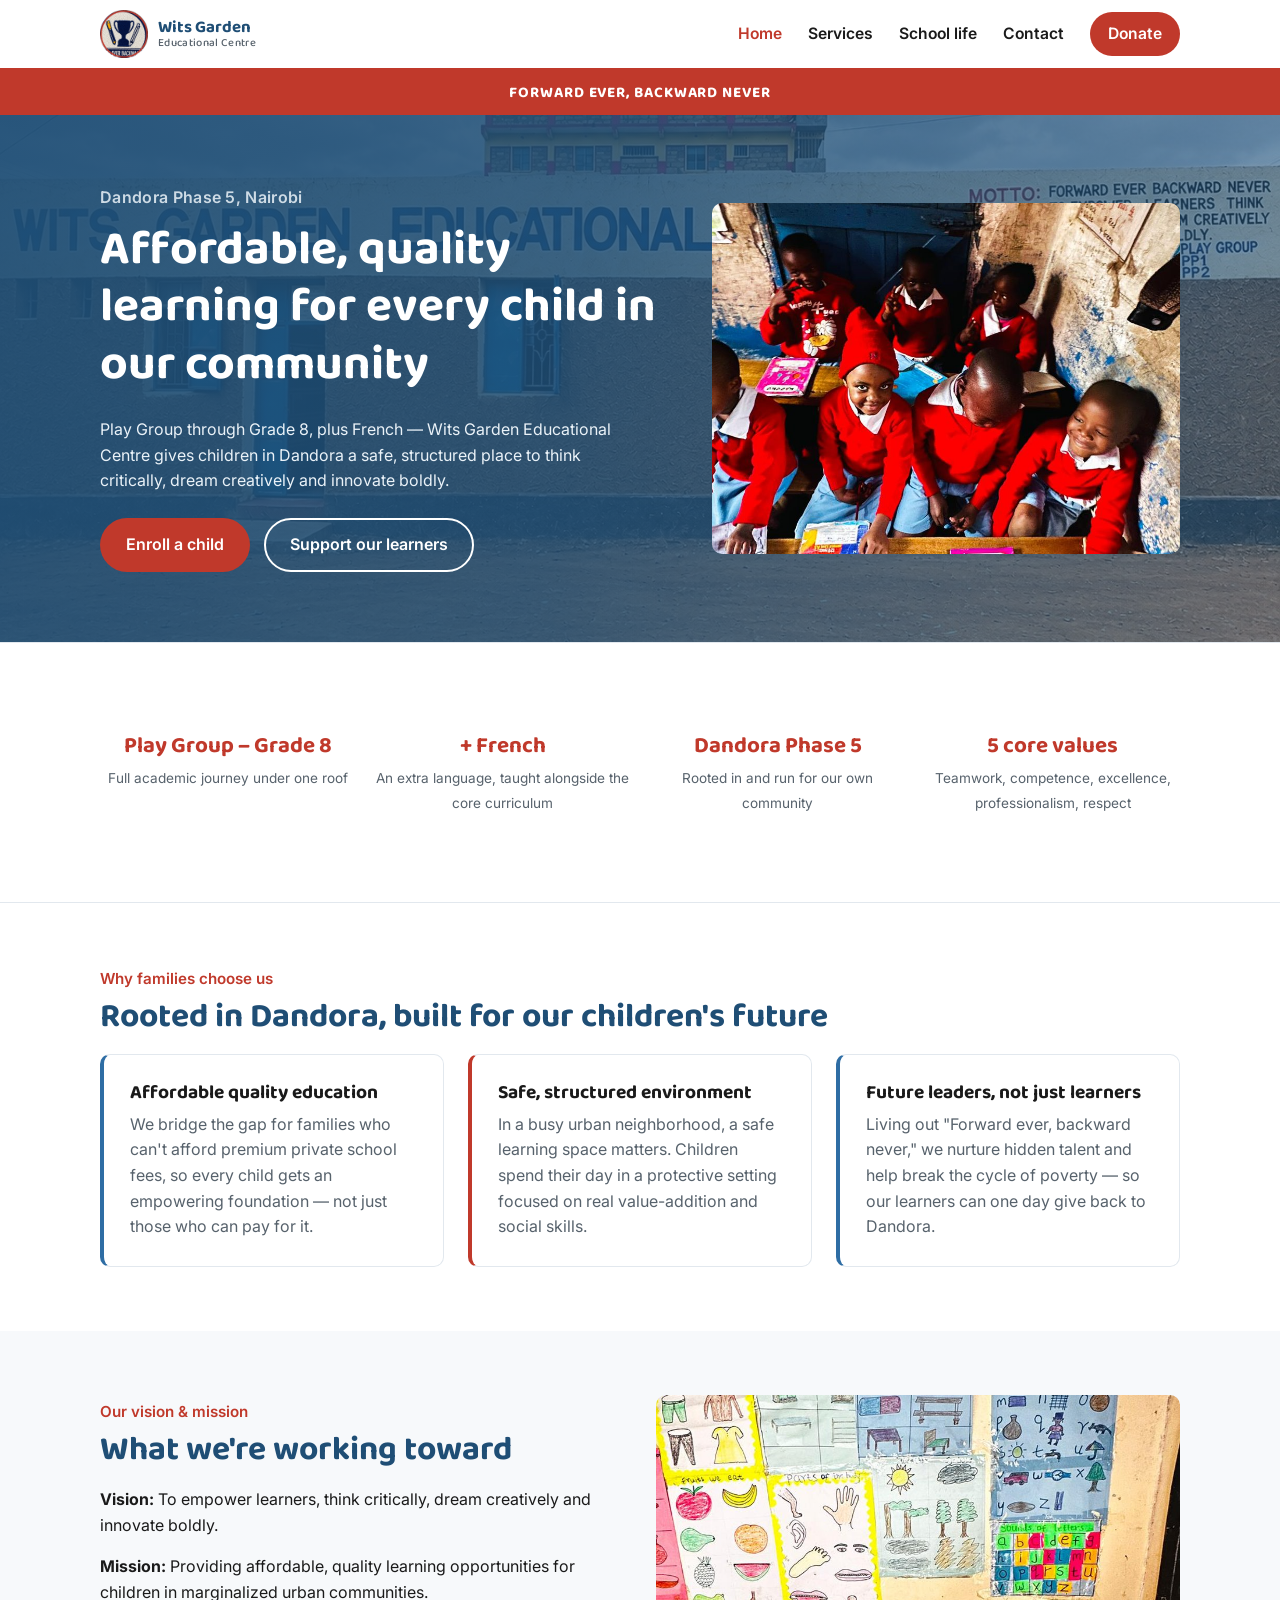
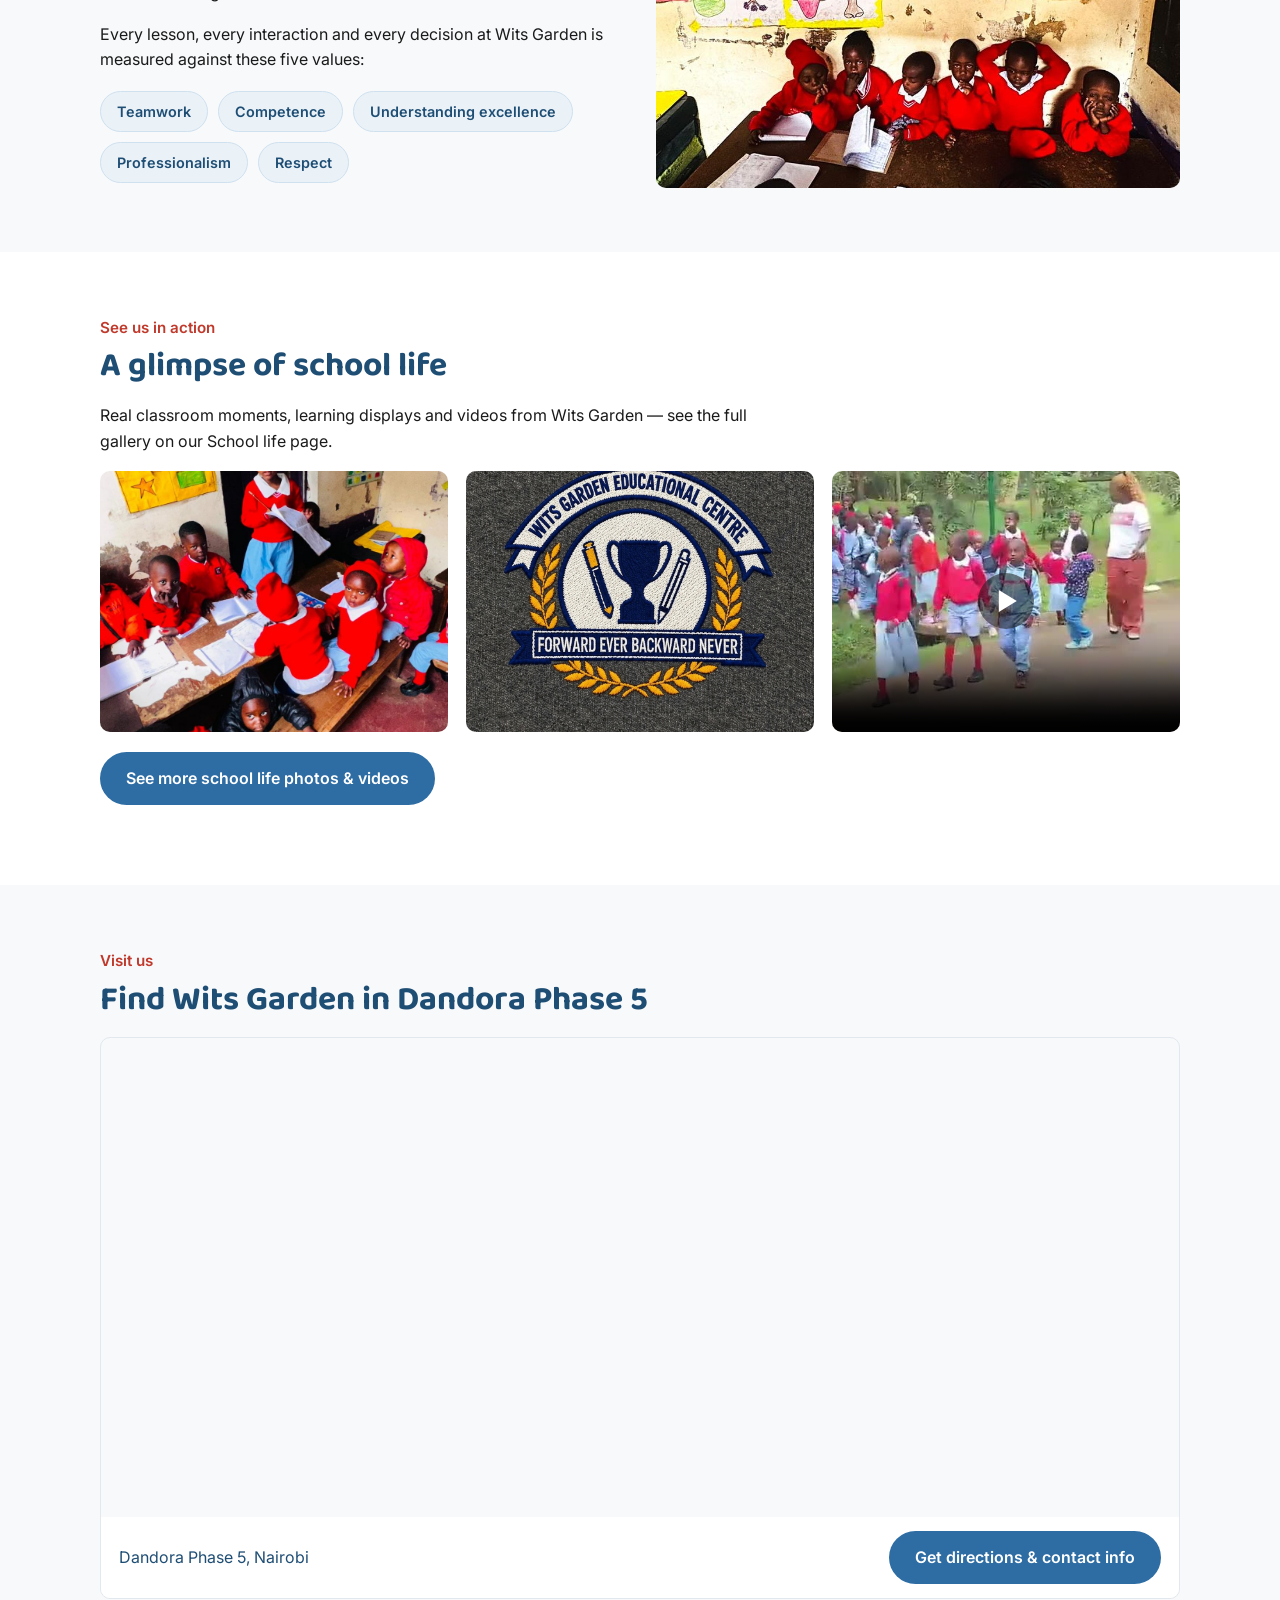
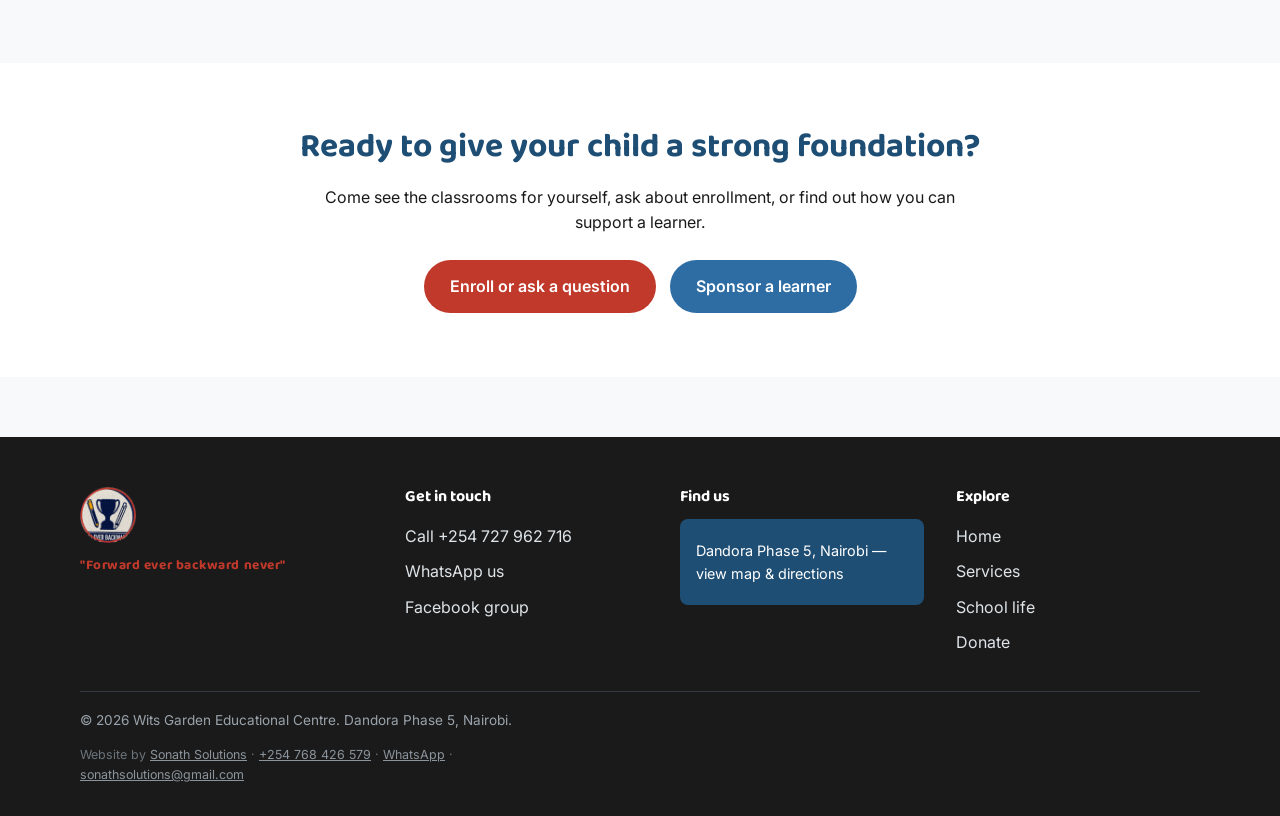
<file: index.html>
<!DOCTYPE html>
<html lang="en">
<head>
<meta charset="UTF-8">
<meta name="viewport" content="width=device-width, initial-scale=1.0">
<title>Wits Garden Educational Centre — Dandora Phase 5, Nairobi</title>
<meta name="description" content="Wits Garden Educational Centre offers affordable, quality learning for Play Group through Grade 8, plus French, in Dandora Phase 5, Nairobi. Forward ever, backward never.">
<link rel="canonical" href="https://www.witsgardenedu.co.ke/index.html">
<meta name="theme-color" content="#2e6da4">
<link rel="icon" href="favicon.ico" sizes="any">
<link rel="icon" type="image/png" sizes="32x32" href="favicon-32.png">
<link rel="icon" type="image/png" sizes="192x192" href="favicon-192.png">
<link rel="apple-touch-icon" href="favicon-180.png">
<meta property="og:type" content="website">
<meta property="og:title" content="Wits Garden Educational Centre — Dandora Phase 5, Nairobi">
<meta property="og:description" content="Affordable, quality learning for Play Group through Grade 8, plus French, in the heart of Dandora Phase 5.">
<meta property="og:image" content="https://www.witsgardenedu.co.ke/images/banner-photo.jpg">
<meta property="og:url" content="https://www.witsgardenedu.co.ke/index.html">
<link rel="preconnect" href="https://fonts.googleapis.com">
<link rel="preconnect" href="https://fonts.gstatic.com" crossorigin>
<link href="https://fonts.googleapis.com/css2?family=Baloo+2:wght@500;700&family=Inter:wght@400;500;600&display=swap" rel="stylesheet">
<link rel="stylesheet" href="style.css">
</head>
<body>
<a class="skip-link" href="#main">Skip to content</a>

<header class="site-header">
  <div class="container nav-wrap">
    <a href="index.html" class="brand">
      <img src="images/logo-badge.png" alt="Wits Garden Educational Centre crest" class="brand-logo">
      <span class="brand-name">Wits Garden<br><small>Educational Centre</small></span>
    </a>
    <button class="nav-toggle" id="navToggle" aria-expanded="false" aria-controls="siteNav" aria-label="Open menu">
      <span></span><span></span><span></span>
    </button>
    <nav class="site-nav" id="siteNav">
      <a href="index.html" class="active">Home</a>
      <a href="services.html">Services</a>
      <a href="school-life.html">School life</a>
      <a href="contact.html">Contact</a>
      <a href="donate.html" class="nav-cta">Donate</a>
    </nav>
  </div>
</header>

<div class="motto-strip">FORWARD EVER, BACKWARD NEVER</div>

<main id="main">

  <section class="hero" style="background-image:url('images/banner-photo.jpg');">
    <div class="container">
      <div>
        <p class="hero-eyebrow">Dandora Phase 5, Nairobi</p>
        <h1>Affordable, quality learning for every child in our community</h1>
        <p>Play Group through Grade 8, plus French — Wits Garden Educational Centre gives children in Dandora a safe, structured place to think critically, dream creatively and innovate boldly.</p>
        <div class="hero-actions">
          <a href="contact.html" class="btn btn-primary">Enroll a child</a>
          <a href="donate.html" class="btn btn-outline">Support our learners</a>
        </div>
      </div>
      <div class="hero-media">
        <img src="images/home-1.jpg" alt="Learners in a Wits Garden Educational Centre classroom">
      </div>
    </div>
  </section>

  <section class="stat-strip">
    <div class="container">
      <div class="stat"><strong>Play Group – Grade 8</strong><span>Full academic journey under one roof</span></div>
      <div class="stat"><strong>+ French</strong><span>An extra language, taught alongside the core curriculum</span></div>
      <div class="stat"><strong>Dandora Phase 5</strong><span>Rooted in and run for our own community</span></div>
      <div class="stat"><strong>5 core values</strong><span>Teamwork, competence, excellence, professionalism, respect</span></div>
    </div>
  </section>

  <section class="section-alt">
    <div class="container">
      <p class="eyebrow">Why families choose us</p>
      <h2>Rooted in Dandora, built for our children's future</h2>
      <div class="grid-3">
        <div class="card">
          <h3>Affordable quality education</h3>
          <p>We bridge the gap for families who can't afford premium private school fees, so every child gets an empowering foundation — not just those who can pay for it.</p>
        </div>
        <div class="card card-alt">
          <h3>Safe, structured environment</h3>
          <p>In a busy urban neighborhood, a safe learning space matters. Children spend their day in a protective setting focused on real value-addition and social skills.</p>
        </div>
        <div class="card">
          <h3>Future leaders, not just learners</h3>
          <p>Living out "Forward ever, backward never," we nurture hidden talent and help break the cycle of poverty — so our learners can one day give back to Dandora.</p>
        </div>
      </div>
    </div>
  </section>

  <section>
    <div class="container grid-2">
      <div>
        <p class="eyebrow">Our vision &amp; mission</p>
        <h2>What we're working toward</h2>
        <p><strong>Vision:</strong> To empower learners, think critically, dream creatively and innovate boldly.</p>
        <p><strong>Mission:</strong> Providing affordable, quality learning opportunities for children in marginalized urban communities.</p>
        <p>Every lesson, every interaction and every decision at Wits Garden is measured against these five values:</p>
        <div class="value-chips">
          <span class="value-chip">Teamwork</span>
          <span class="value-chip">Competence</span>
          <span class="value-chip">Understanding excellence</span>
          <span class="value-chip">Professionalism</span>
          <span class="value-chip">Respect</span>
        </div>
      </div>
      <div class="media-item">
        <img src="images/home-2.jpg" alt="Learners at their desks at Wits Garden Educational Centre">
      </div>
    </div>
  </section>

  <section class="section-alt">
    <div class="container">
      <p class="eyebrow">See us in action</p>
      <h2>A glimpse of school life</h2>
      <p>Real classroom moments, learning displays and videos from Wits Garden — see the full gallery on our School life page.</p>
      <div class="media-grid">
        <div class="media-item">
          <img src="images/home-3.jpg" alt="Learners engaged in class at Wits Garden Educational Centre">
        </div>
        <div class="media-item">
          <img src="images/classroom-2.jpg" alt="A Wits Garden classroom in session">
        </div>
        <div class="media-item video">
          <video controls preload="metadata" poster="videos/video-6-poster.jpg">
            <source src="videos/video-6.mp4" type="video/mp4">
            Your browser does not support the video element.
          </video>
        </div>
      </div>
      <p style="margin-top:20px;"><a href="school-life.html" class="btn btn-sky">See more school life photos &amp; videos</a></p>
    </div>
  </section>

  <section>
    <div class="container">
      <p class="eyebrow">Visit us</p>
      <h2>Find Wits Garden in Dandora Phase 5</h2>
      <a href="contact.html" class="map-teaser">
        <iframe class="map-frame" src="https://www.google.com/maps/embed?pb=!1m18!1m12!1m3!1d3988.876846709621!2d36.9132548!3d-1.2447257999999999!2m3!1f0!2f0!3f0!3m2!1i1024!2i768!4f13.1!3m3!1m2!1s0x182f15e3fb3fff51%3A0xb2711b7d3baf98ad!2sWITS%20GARDEN%20EDUCATIONAL%20CENTRE!5e0!3m2!1ssw!2ske!4v1790333817216!5m2!1ssw!2ske" title="Map preview of Wits Garden Educational Centre — click to view full contact details" loading="lazy" referrerpolicy="strict-origin-when-cross-origin"></iframe>
        <span class="map-teaser-label">
          <span>Dandora Phase 5, Nairobi</span>
          <span class="btn btn-sky">Get directions &amp; contact info</span>
        </span>
      </a>
    </div>
  </section>

  <section class="section-alt" style="text-align:center;">
    <div class="container">
      <h2>Ready to give your child a strong foundation?</h2>
      <p style="margin:0 auto 20px;">Come see the classrooms for yourself, ask about enrollment, or find out how you can support a learner.</p>
      <div class="hero-actions" style="justify-content:center;">
        <a href="contact.html" class="btn btn-primary">Enroll or ask a question</a>
        <a href="donate.html" class="btn btn-sky">Sponsor a learner</a>
      </div>
    </div>
  </section>

</main>

<footer class="site-footer">
  <div class="container footer-grid">
    <div class="footer-brand">
      <img src="images/logo-badge.png" alt="Wits Garden Educational Centre crest" class="footer-logo">
      <p class="motto">"Forward ever backward never"</p>
    </div>
    <div class="footer-links">
      <h3>Get in touch</h3>
      <a href="tel:+254727962716">Call +254 727 962 716</a>
      <a href="https://wa.me/254727962716" target="_blank" rel="noopener">WhatsApp us</a>
      <a href="https://www.facebook.com/groups/225257886135618/" target="_blank" rel="noopener">Facebook group</a>
    </div>
    <div class="footer-map">
      <h3>Find us</h3>
      <a href="contact.html" class="map-thumb">Dandora Phase 5, Nairobi — view map &amp; directions</a>
    </div>
    <div class="footer-nav">
      <h3>Explore</h3>
      <a href="index.html">Home</a>
      <a href="services.html">Services</a>
      <a href="school-life.html">School life</a>
      <a href="donate.html">Donate</a>
    </div>
  </div>
  <div class="container footer-bottom">
    <p>&copy; <span id="year"></span> Wits Garden Educational Centre. Dandora Phase 5, Nairobi.</p>
    <p class="footer-credit">Website by <a href="https://sonathsolutions.com" target="_blank" rel="noopener">Sonath Solutions</a> · <a href="tel:+254768426579">+254 768 426 579</a> · <a href="https://wa.me/254768426579" target="_blank" rel="noopener">WhatsApp</a> · <a href="mailto:sonathsolutions@gmail.com">sonathsolutions@gmail.com</a></p>
  </div>
</footer>

<script src="script.js"></script>
</body>
</html>
</file>
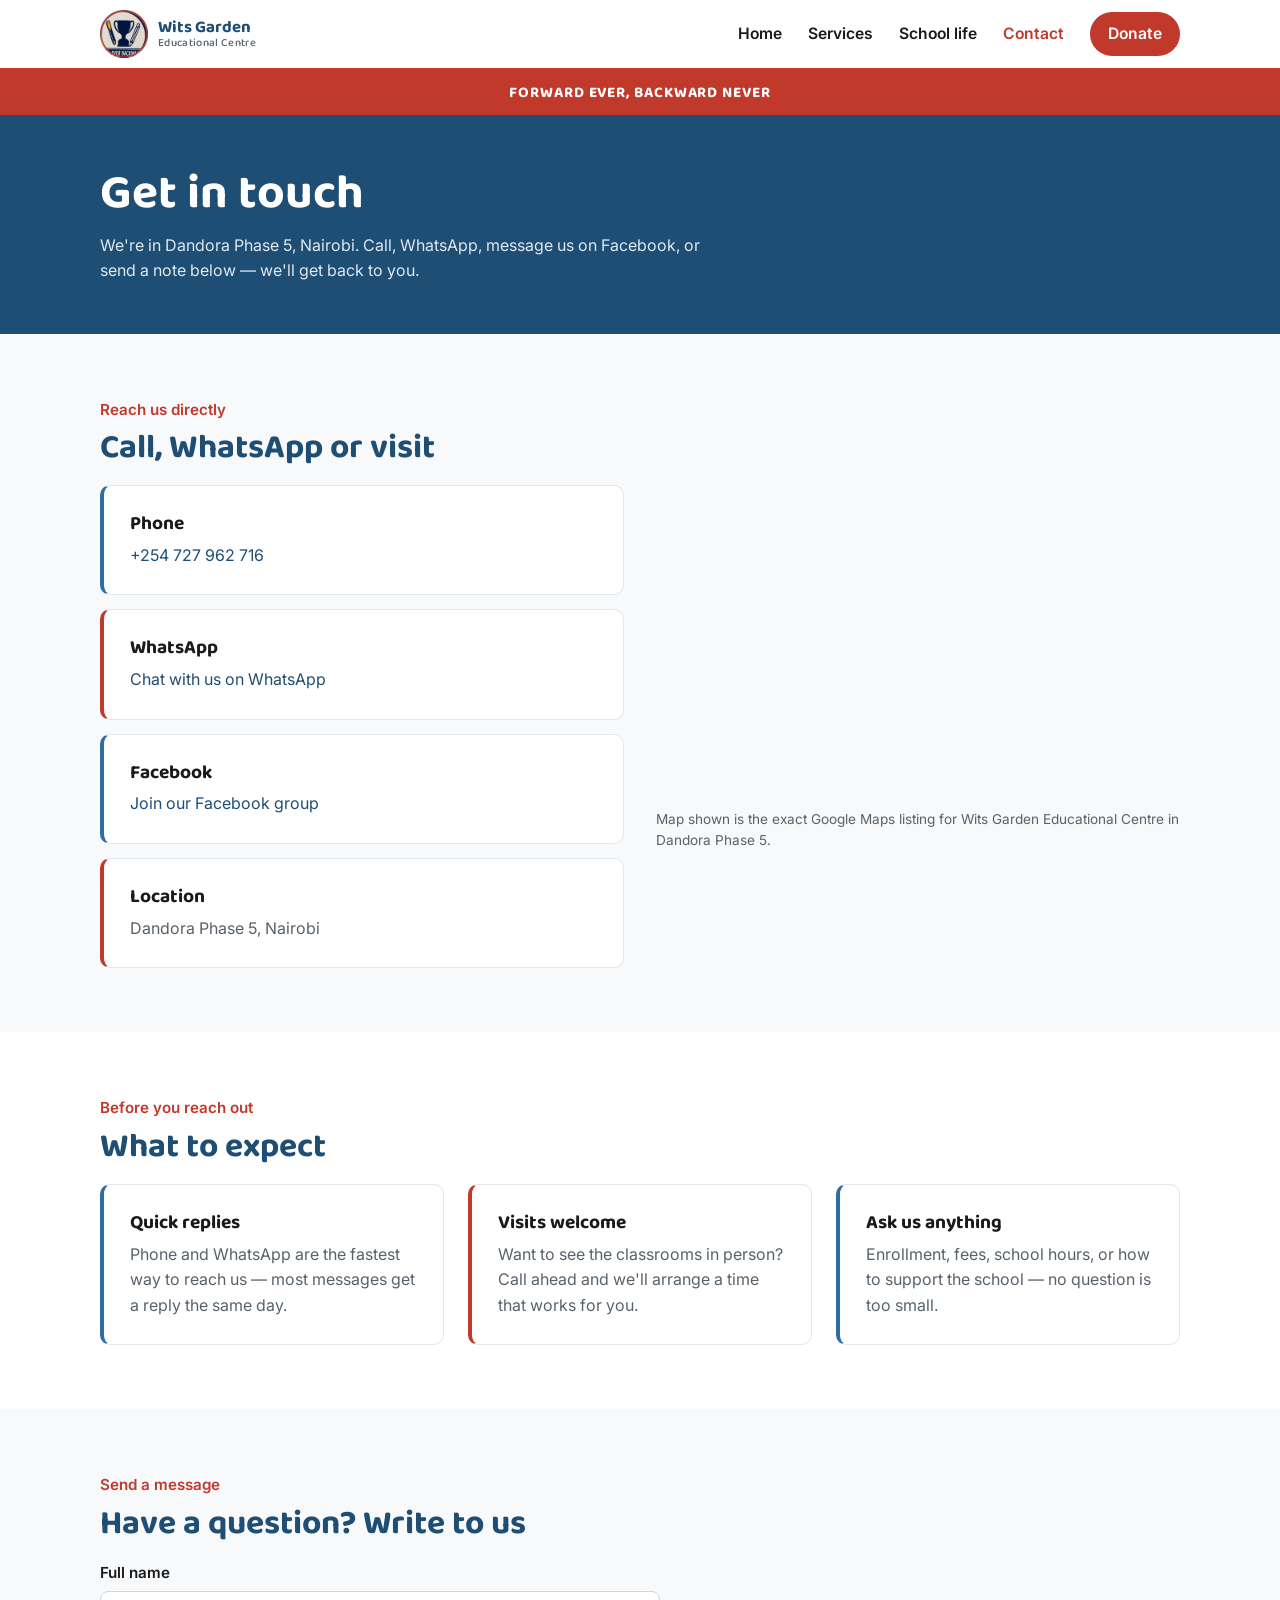
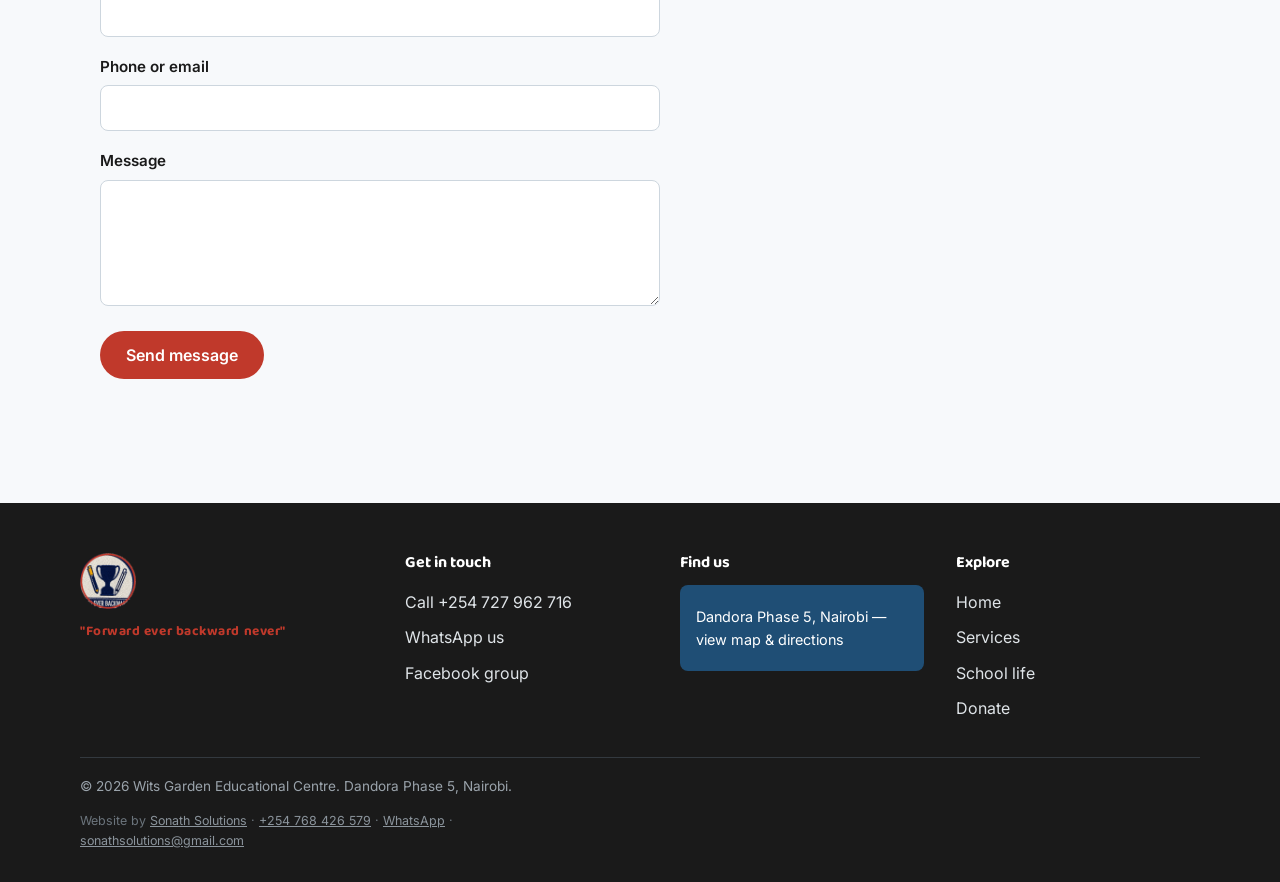
<file: contact.html>
<!DOCTYPE html>
<html lang="en">
<head>
<meta charset="UTF-8">
<meta name="viewport" content="width=device-width, initial-scale=1.0">
<title>Contact us — Wits Garden Educational Centre</title>
<meta name="description" content="Reach Wits Garden Educational Centre in Dandora Phase 5, Nairobi — call, WhatsApp, Facebook or send a message.">
<link rel="canonical" href="https://www.witsgardenedu.co.ke/contact.html">
<meta name="theme-color" content="#2e6da4">
<link rel="icon" href="favicon.ico" sizes="any">
<link rel="icon" type="image/png" sizes="32x32" href="favicon-32.png">
<link rel="icon" type="image/png" sizes="192x192" href="favicon-192.png">
<link rel="apple-touch-icon" href="favicon-180.png">
<meta property="og:type" content="website">
<meta property="og:title" content="Contact us — Wits Garden Educational Centre">
<meta property="og:description" content="Call, WhatsApp, message us on Facebook, or find us in Dandora Phase 5, Nairobi.">
<meta property="og:image" content="https://www.witsgardenedu.co.ke/images/banner-photo.jpg">
<meta property="og:url" content="https://www.witsgardenedu.co.ke/contact.html">
<link rel="preconnect" href="https://fonts.googleapis.com">
<link rel="preconnect" href="https://fonts.gstatic.com" crossorigin>
<link href="https://fonts.googleapis.com/css2?family=Baloo+2:wght@500;700&family=Inter:wght@400;500;600&display=swap" rel="stylesheet">
<link rel="stylesheet" href="style.css">
</head>
<body>
<a class="skip-link" href="#main">Skip to content</a>

<header class="site-header">
  <div class="container nav-wrap">
    <a href="index.html" class="brand">
      <img src="images/logo-badge.png" alt="Wits Garden Educational Centre crest" class="brand-logo">
      <span class="brand-name">Wits Garden<br><small>Educational Centre</small></span>
    </a>
    <button class="nav-toggle" id="navToggle" aria-expanded="false" aria-controls="siteNav" aria-label="Open menu">
      <span></span><span></span><span></span>
    </button>
    <nav class="site-nav" id="siteNav">
      <a href="index.html">Home</a>
      <a href="services.html">Services</a>
      <a href="school-life.html">School life</a>
      <a href="contact.html" class="active">Contact</a>
      <a href="donate.html" class="nav-cta">Donate</a>
    </nav>
  </div>
</header>

<div class="motto-strip">FORWARD EVER, BACKWARD NEVER</div>

<main id="main">

  <section class="page-header">
    <div class="container">
      <h1>Get in touch</h1>
      <p>We're in Dandora Phase 5, Nairobi. Call, WhatsApp, message us on Facebook, or send a note below — we'll get back to you.</p>
    </div>
  </section>

  <section>
    <div class="container grid-2">
      <div>
        <p class="eyebrow">Reach us directly</p>
        <h2>Call, WhatsApp or visit</h2>
        <div class="card" style="margin-bottom:14px;">
          <h3>Phone</h3>
          <p><a href="tel:+254727962716">+254 727 962 716</a></p>
        </div>
        <div class="card card-alt" style="margin-bottom:14px;">
          <h3>WhatsApp</h3>
          <p><a href="https://wa.me/254727962716" target="_blank" rel="noopener">Chat with us on WhatsApp</a></p>
        </div>
        <div class="card" style="margin-bottom:14px;">
          <h3>Facebook</h3>
          <p><a href="https://www.facebook.com/groups/225257886135618/" target="_blank" rel="noopener">Join our Facebook group</a></p>
        </div>
        <div class="card card-alt">
          <h3>Location</h3>
          <p>Dandora Phase 5, Nairobi</p>
        </div>
      </div>

      <div>
        <iframe class="map-frame" src="https://www.google.com/maps/embed?pb=!1m18!1m12!1m3!1d3988.876846709621!2d36.9132548!3d-1.2447257999999999!2m3!1f0!2f0!3f0!3m2!1i1024!2i768!4f13.1!3m3!1m2!1s0x182f15e3fb3fff51%3A0xb2711b7d3baf98ad!2sWITS%20GARDEN%20EDUCATIONAL%20CENTRE!5e0!3m2!1ssw!2ske!4v1790333817216!5m2!1ssw!2ske" title="Map of Wits Garden Educational Centre, Dandora Phase 5, Nairobi" loading="lazy" referrerpolicy="strict-origin-when-cross-origin"></iframe>
        <p class="media-caption">Map shown is the exact Google Maps listing for Wits Garden Educational Centre in Dandora Phase 5.</p>
      </div>
    </div>
  </section>

  <section class="section-alt">
    <div class="container">
      <p class="eyebrow">Before you reach out</p>
      <h2>What to expect</h2>
      <div class="grid-3">
        <div class="card">
          <h3>Quick replies</h3>
          <p>Phone and WhatsApp are the fastest way to reach us — most messages get a reply the same day.</p>
        </div>
        <div class="card card-alt">
          <h3>Visits welcome</h3>
          <p>Want to see the classrooms in person? Call ahead and we'll arrange a time that works for you.</p>
        </div>
        <div class="card">
          <h3>Ask us anything</h3>
          <p>Enrollment, fees, school hours, or how to support the school — no question is too small.</p>
        </div>
      </div>
    </div>
  </section>

  <section>
    <div class="container">
      <p class="eyebrow">Send a message</p>
      <h2>Have a question? Write to us</h2>
      <form id="contactForm" novalidate>
        <div class="field">
          <label for="contactName">Full name</label>
          <input type="text" id="contactName" name="name" required>
          <p class="field-error">Enter your name.</p>
        </div>
        <div class="field">
          <label for="contactPhone">Phone or email</label>
          <input type="text" id="contactPhone" name="contact" required>
          <p class="field-error">Enter a phone number or email so we can reply.</p>
        </div>
        <div class="field">
          <label for="contactMessage">Message</label>
          <textarea id="contactMessage" name="message" rows="5" required></textarea>
          <p class="field-error">Let us know what you'd like to ask.</p>
        </div>
        <button type="submit" class="btn btn-primary">Send message</button>
        <p class="form-note" id="contactFormNote" role="status"></p>
      </form>
    </div>
  </section>

</main>

<footer class="site-footer">
  <div class="container footer-grid">
    <div class="footer-brand">
      <img src="images/logo-badge.png" alt="Wits Garden Educational Centre crest" class="footer-logo">
      <p class="motto">"Forward ever backward never"</p>
    </div>
    <div class="footer-links">
      <h3>Get in touch</h3>
      <a href="tel:+254727962716">Call +254 727 962 716</a>
      <a href="https://wa.me/254727962716" target="_blank" rel="noopener">WhatsApp us</a>
      <a href="https://www.facebook.com/groups/225257886135618/" target="_blank" rel="noopener">Facebook group</a>
    </div>
    <div class="footer-map">
      <h3>Find us</h3>
      <a href="contact.html" class="map-thumb">Dandora Phase 5, Nairobi — view map &amp; directions</a>
    </div>
    <div class="footer-nav">
      <h3>Explore</h3>
      <a href="index.html">Home</a>
      <a href="services.html">Services</a>
      <a href="school-life.html">School life</a>
      <a href="donate.html">Donate</a>
    </div>
  </div>
  <div class="container footer-bottom">
    <p>&copy; <span id="year"></span> Wits Garden Educational Centre. Dandora Phase 5, Nairobi.</p>
    <p class="footer-credit">Website by <a href="https://sonathsolutions.com" target="_blank" rel="noopener">Sonath Solutions</a> · <a href="tel:+254768426579">+254 768 426 579</a> · <a href="https://wa.me/254768426579" target="_blank" rel="noopener">WhatsApp</a> · <a href="mailto:sonathsolutions@gmail.com">sonathsolutions@gmail.com</a></p>
  </div>
</footer>

<script src="script.js"></script>
</body>
</html>
</file>
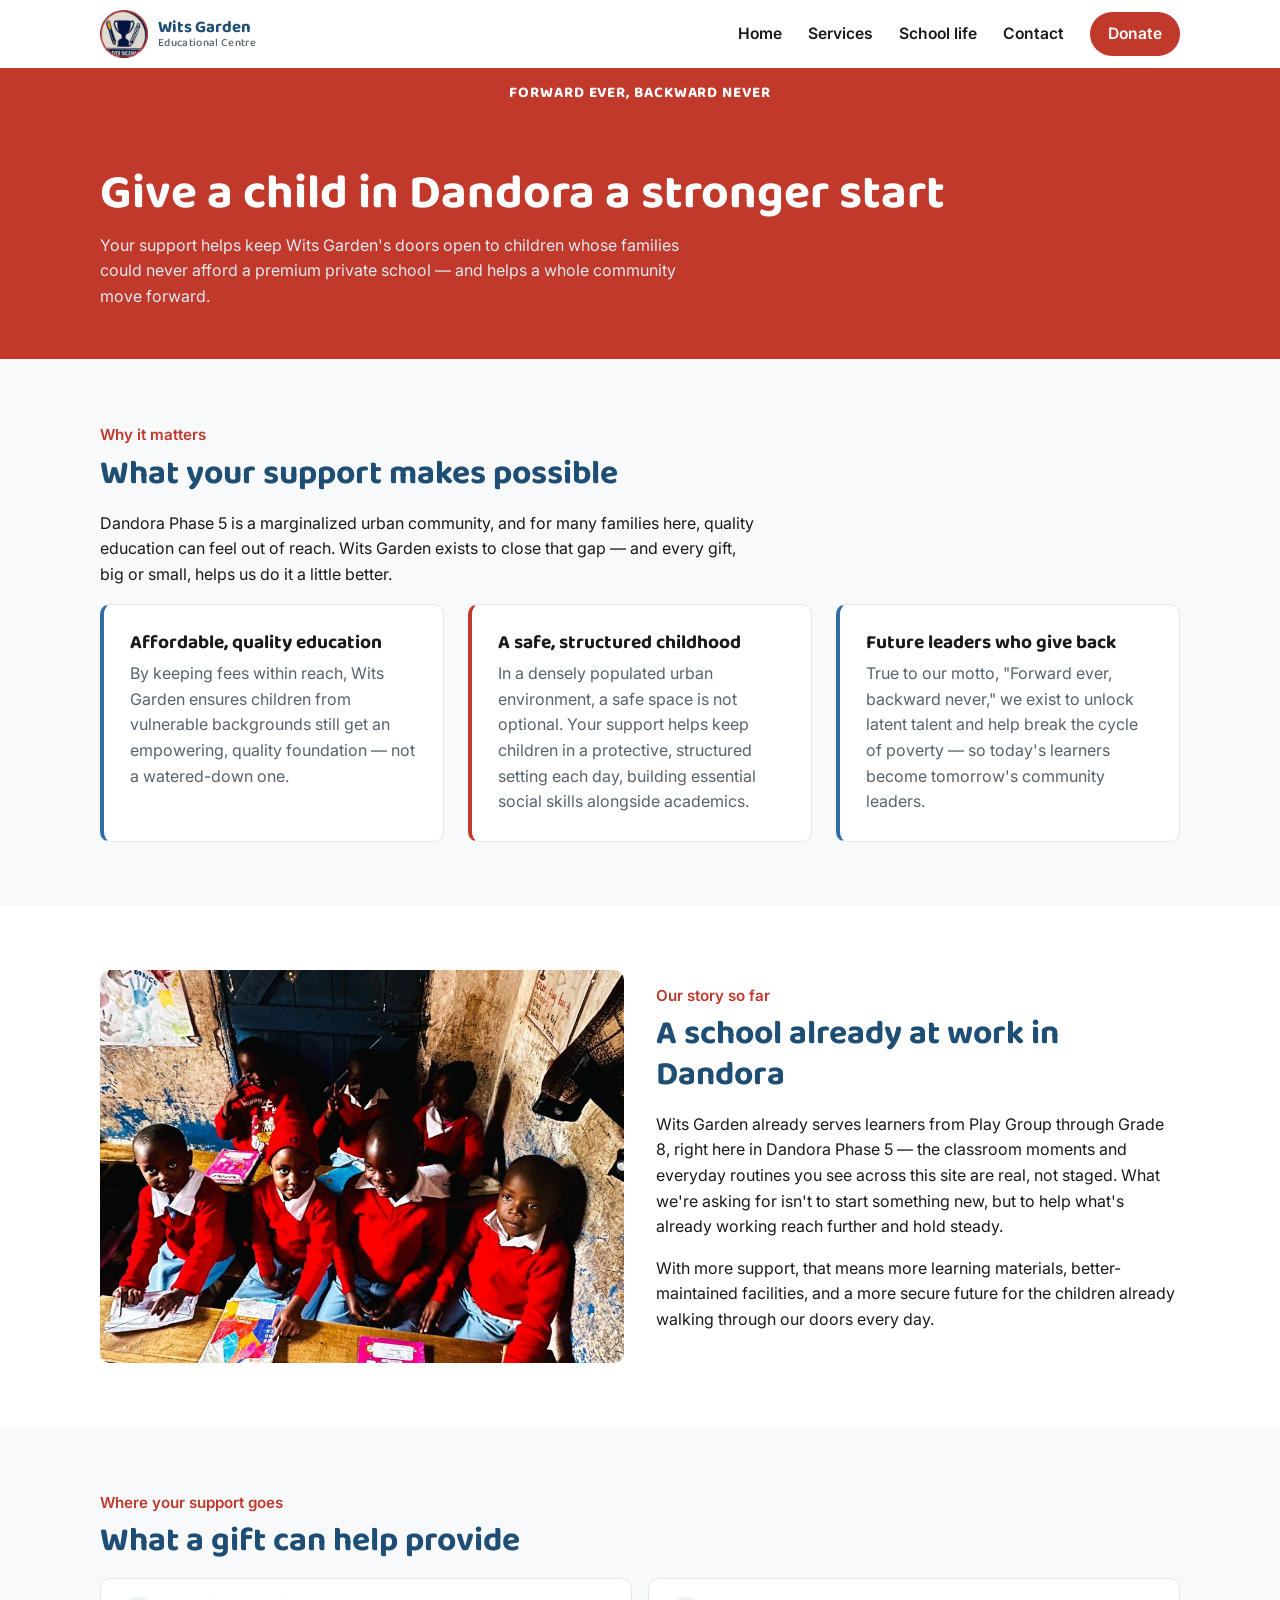
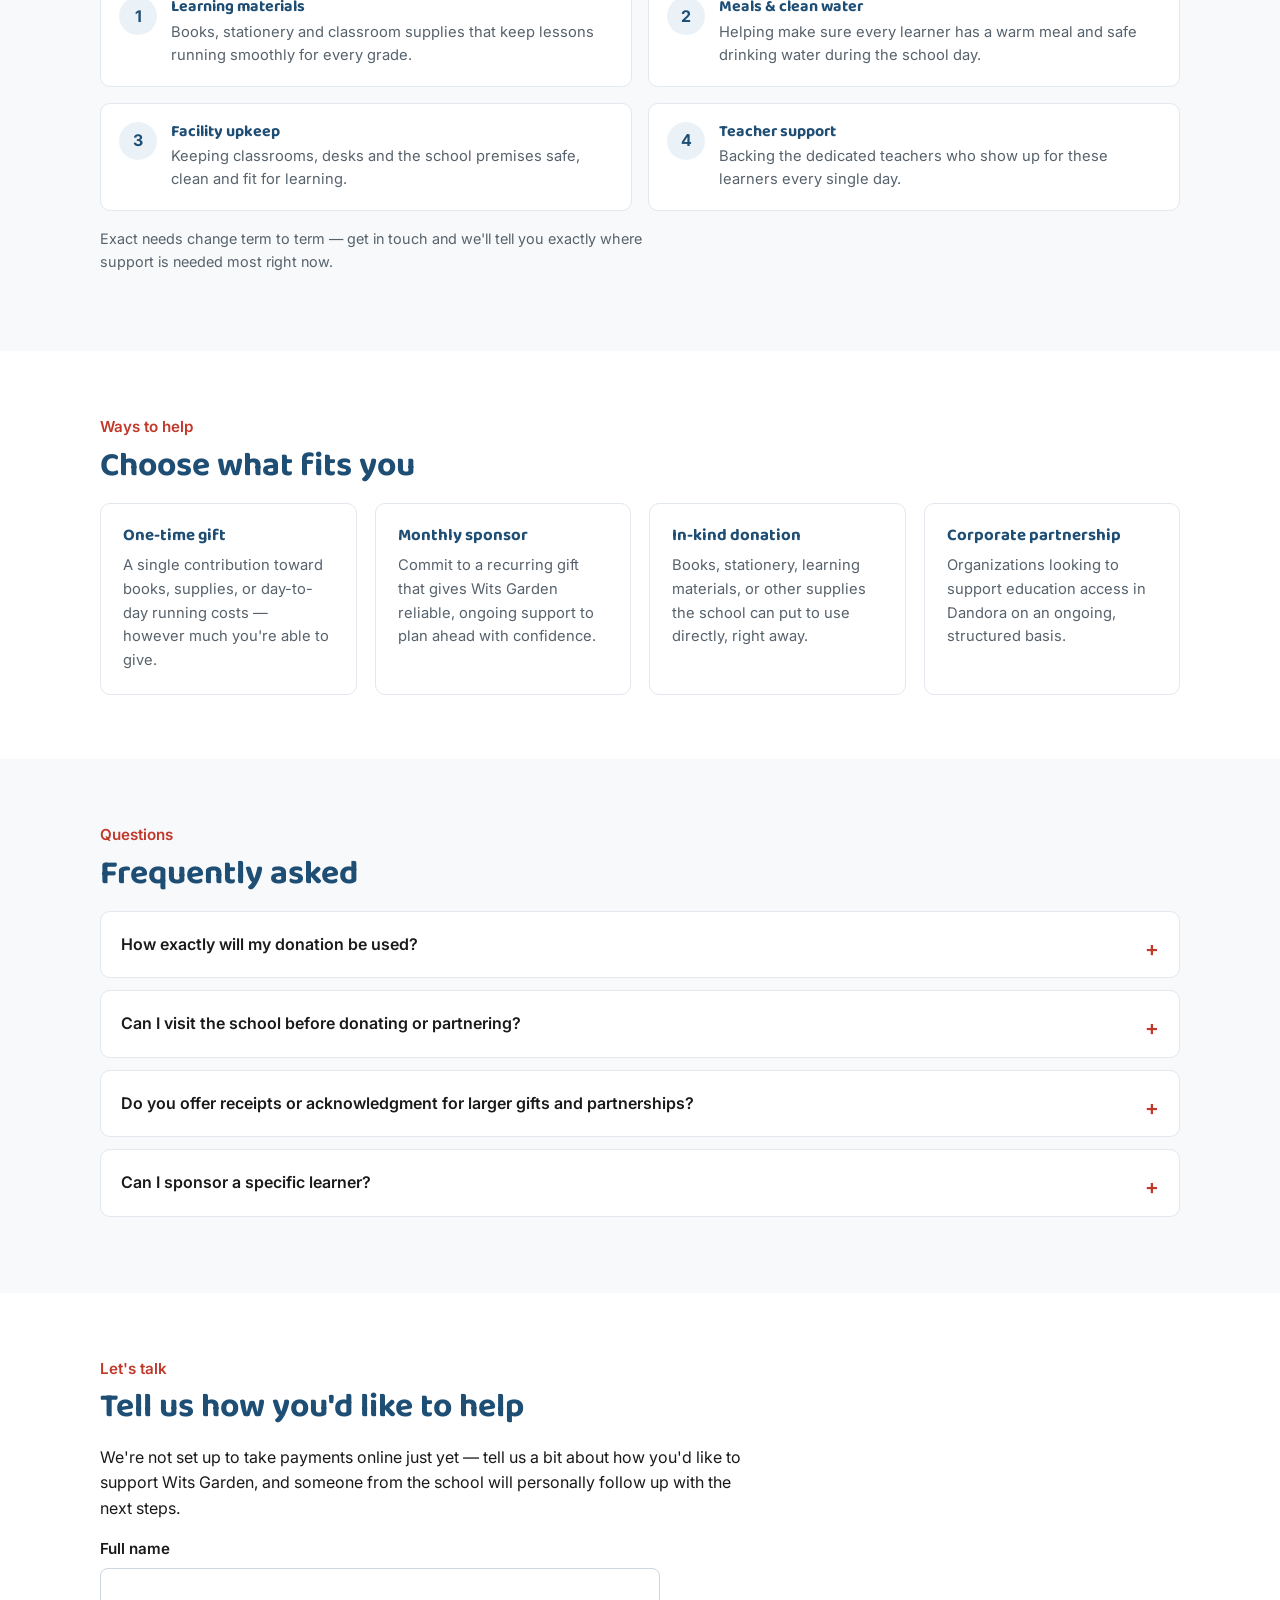
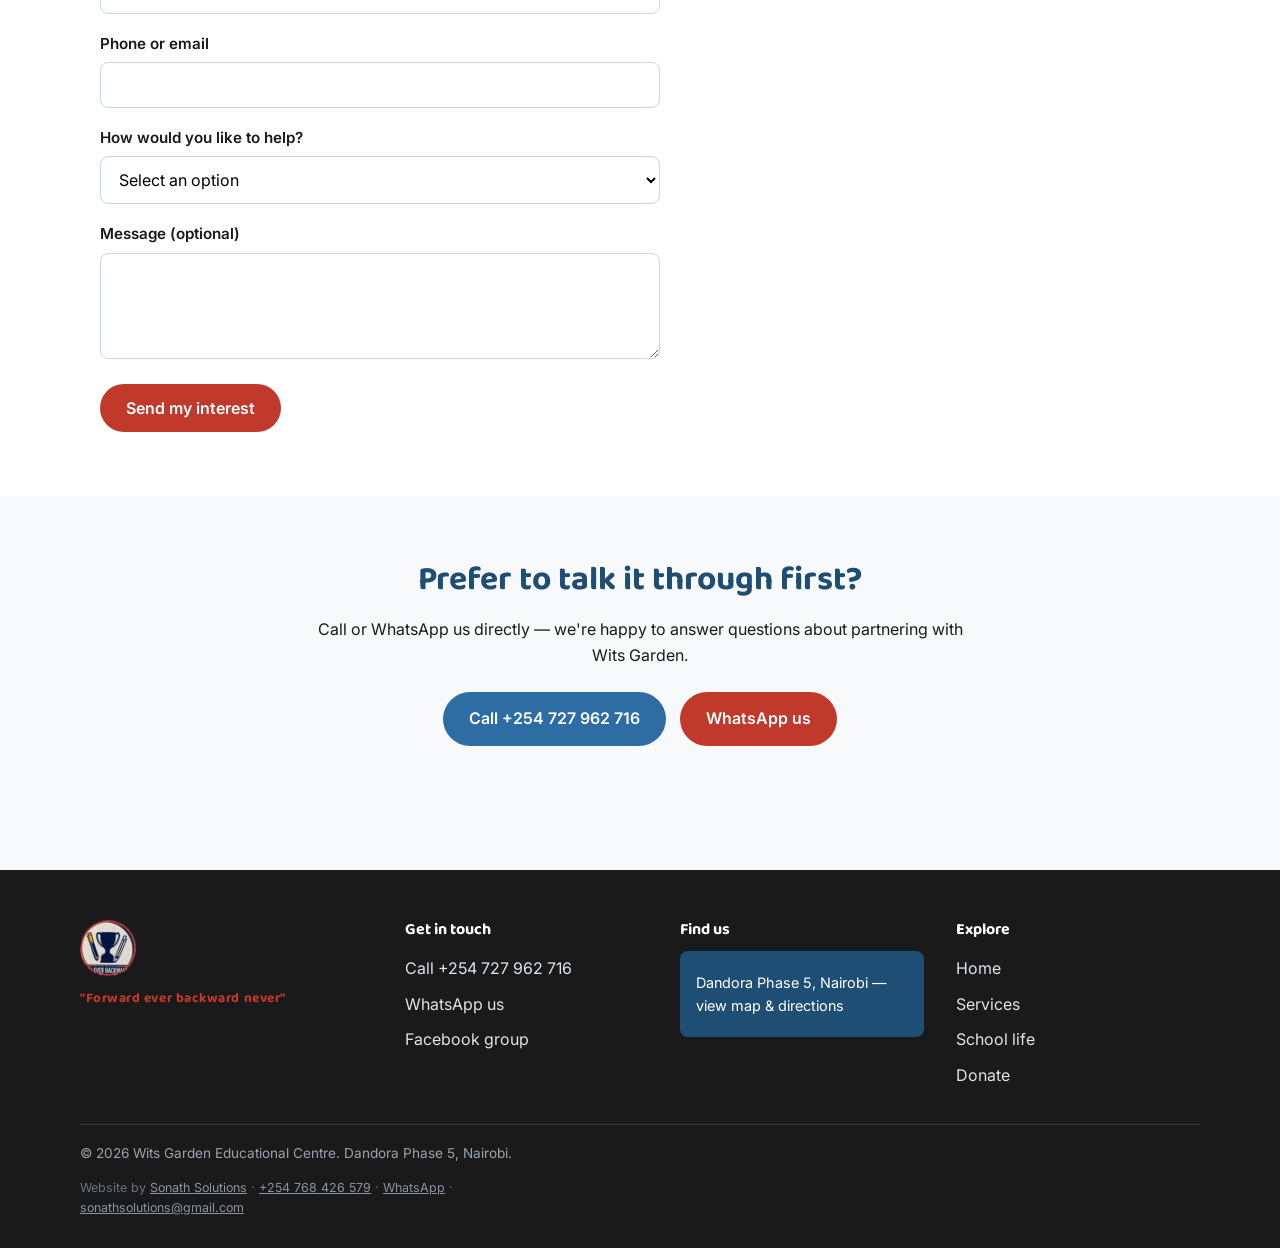
<file: donate.html>
<!DOCTYPE html>
<html lang="en">
<head>
<meta charset="UTF-8">
<meta name="viewport" content="width=device-width, initial-scale=1.0">
<title>Donate &amp; partner with us — Wits Garden Educational Centre</title>
<meta name="description" content="Support Wits Garden Educational Centre in Dandora Phase 5, Nairobi — sponsor a learner, give in-kind, or partner with us as an organization.">
<link rel="canonical" href="https://www.witsgardenedu.co.ke/donate.html">
<meta name="theme-color" content="#c0392b">
<link rel="icon" href="favicon.ico" sizes="any">
<link rel="icon" type="image/png" sizes="32x32" href="favicon-32.png">
<link rel="icon" type="image/png" sizes="192x192" href="favicon-192.png">
<link rel="apple-touch-icon" href="favicon-180.png">
<meta property="og:type" content="website">
<meta property="og:title" content="Donate &amp; partner with us — Wits Garden Educational Centre">
<meta property="og:description" content="Give a child in Dandora a stronger start. Sponsor a learner, give in-kind, or partner with Wits Garden.">
<meta property="og:image" content="https://www.witsgardenedu.co.ke/images/classroom-3.jpg">
<meta property="og:url" content="https://www.witsgardenedu.co.ke/donate.html">
<link rel="preconnect" href="https://fonts.googleapis.com">
<link rel="preconnect" href="https://fonts.gstatic.com" crossorigin>
<link href="https://fonts.googleapis.com/css2?family=Baloo+2:wght@500;700&family=Inter:wght@400;500;600&display=swap" rel="stylesheet">
<link rel="stylesheet" href="style.css">
</head>
<body>
<a class="skip-link" href="#main">Skip to content</a>

<header class="site-header">
  <div class="container nav-wrap">
    <a href="index.html" class="brand">
      <img src="images/logo-badge.png" alt="Wits Garden Educational Centre crest" class="brand-logo">
      <span class="brand-name">Wits Garden<br><small>Educational Centre</small></span>
    </a>
    <button class="nav-toggle" id="navToggle" aria-expanded="false" aria-controls="siteNav" aria-label="Open menu">
      <span></span><span></span><span></span>
    </button>
    <nav class="site-nav" id="siteNav">
      <a href="index.html">Home</a>
      <a href="services.html">Services</a>
      <a href="school-life.html">School life</a>
      <a href="contact.html">Contact</a>
      <a href="donate.html" class="nav-cta active">Donate</a>
    </nav>
  </div>
</header>

<div class="motto-strip">FORWARD EVER, BACKWARD NEVER</div>

<main id="main">

  <section class="page-header" style="background:var(--red);">
    <div class="container">
      <h1>Give a child in Dandora a stronger start</h1>
      <p>Your support helps keep Wits Garden's doors open to children whose families could never afford a premium private school — and helps a whole community move forward.</p>
    </div>
  </section>

  <section>
    <div class="container">
      <p class="eyebrow">Why it matters</p>
      <h2>What your support makes possible</h2>
      <p>Dandora Phase 5 is a marginalized urban community, and for many families here, quality education can feel out of reach. Wits Garden exists to close that gap — and every gift, big or small, helps us do it a little better.</p>
      <div class="grid-3">
        <div class="card">
          <h3>Affordable, quality education</h3>
          <p>By keeping fees within reach, Wits Garden ensures children from vulnerable backgrounds still get an empowering, quality foundation — not a watered-down one.</p>
        </div>
        <div class="card card-alt">
          <h3>A safe, structured childhood</h3>
          <p>In a densely populated urban environment, a safe space is not optional. Your support helps keep children in a protective, structured setting each day, building essential social skills alongside academics.</p>
        </div>
        <div class="card">
          <h3>Future leaders who give back</h3>
          <p>True to our motto, "Forward ever, backward never," we exist to unlock latent talent and help break the cycle of poverty — so today's learners become tomorrow's community leaders.</p>
        </div>
      </div>
    </div>
  </section>

  <section class="section-alt">
    <div class="container grid-2">
      <div class="media-item">
        <img src="images/classroom-3.jpg" alt="Learners at Wits Garden Educational Centre in class">
      </div>
      <div>
        <p class="eyebrow">Our story so far</p>
        <h2>A school already at work in Dandora</h2>
        <p>Wits Garden already serves learners from Play Group through Grade 8, right here in Dandora Phase 5 — the classroom moments and everyday routines you see across this site are real, not staged. What we're asking for isn't to start something new, but to help what's already working reach further and hold steady.</p>
        <p>With more support, that means more learning materials, better-maintained facilities, and a more secure future for the children already walking through our doors every day.</p>
      </div>
    </div>
  </section>

  <section>
    <div class="container">
      <p class="eyebrow">Where your support goes</p>
      <h2>What a gift can help provide</h2>
      <div class="fund-list">
        <div class="fund-item">
          <div class="fund-icon">1</div>
          <div>
            <h3>Learning materials</h3>
            <p>Books, stationery and classroom supplies that keep lessons running smoothly for every grade.</p>
          </div>
        </div>
        <div class="fund-item">
          <div class="fund-icon">2</div>
          <div>
            <h3>Meals &amp; clean water</h3>
            <p>Helping make sure every learner has a warm meal and safe drinking water during the school day.</p>
          </div>
        </div>
        <div class="fund-item">
          <div class="fund-icon">3</div>
          <div>
            <h3>Facility upkeep</h3>
            <p>Keeping classrooms, desks and the school premises safe, clean and fit for learning.</p>
          </div>
        </div>
        <div class="fund-item">
          <div class="fund-icon">4</div>
          <div>
            <h3>Teacher support</h3>
            <p>Backing the dedicated teachers who show up for these learners every single day.</p>
          </div>
        </div>
      </div>
      <p style="margin-top:16px; color:var(--gray); font-size:.9rem;">Exact needs change term to term — get in touch and we'll tell you exactly where support is needed most right now.</p>
    </div>
  </section>

  <section class="section-alt">
    <div class="container">
      <p class="eyebrow">Ways to help</p>
      <h2>Choose what fits you</h2>
      <div class="help-grid">
        <div class="help-card">
          <h3>One-time gift</h3>
          <p>A single contribution toward books, supplies, or day-to-day running costs — however much you're able to give.</p>
        </div>
        <div class="help-card">
          <h3>Monthly sponsor</h3>
          <p>Commit to a recurring gift that gives Wits Garden reliable, ongoing support to plan ahead with confidence.</p>
        </div>
        <div class="help-card">
          <h3>In-kind donation</h3>
          <p>Books, stationery, learning materials, or other supplies the school can put to use directly, right away.</p>
        </div>
        <div class="help-card">
          <h3>Corporate partnership</h3>
          <p>Organizations looking to support education access in Dandora on an ongoing, structured basis.</p>
        </div>
      </div>
    </div>
  </section>

  <section>
    <div class="container">
      <p class="eyebrow">Questions</p>
      <h2>Frequently asked</h2>
      <details class="faq-item">
        <summary>How exactly will my donation be used?</summary>
        <p>Support goes toward the areas learners need most at the time — typically learning materials, meals and clean water, facility upkeep, or teacher support. Contact us directly for a current, specific breakdown.</p>
      </details>
      <details class="faq-item">
        <summary>Can I visit the school before donating or partnering?</summary>
        <p>Absolutely. Call or WhatsApp us to arrange a visit — seeing the classrooms and meeting the team is the best way to know exactly what your support goes toward.</p>
      </details>
      <details class="faq-item">
        <summary>Do you offer receipts or acknowledgment for larger gifts and partnerships?</summary>
        <p>Yes — reach out and we'll discuss what documentation or acknowledgment works for your gift or partnership.</p>
      </details>
      <details class="faq-item">
        <summary>Can I sponsor a specific learner?</summary>
        <p>Get in touch to talk through sponsorship options — we'll help you find the arrangement that fits what you have in mind.</p>
      </details>
    </div>
  </section>

  <section class="section-alt">
    <div class="container">
      <p class="eyebrow">Let's talk</p>
      <h2>Tell us how you'd like to help</h2>
      <p>We're not set up to take payments online just yet — tell us a bit about how you'd like to support Wits Garden, and someone from the school will personally follow up with the next steps.</p>
      <form id="donateForm" novalidate>
        <div class="field">
          <label for="donorName">Full name</label>
          <input type="text" id="donorName" name="name" required>
          <p class="field-error">Enter your name.</p>
        </div>
        <div class="field">
          <label for="donorContact">Phone or email</label>
          <input type="text" id="donorContact" name="contact" required>
          <p class="field-error">Enter a phone number or email so we can follow up.</p>
        </div>
        <div class="field">
          <label for="donorType">How would you like to help?</label>
          <select id="donorType" name="type" required>
            <option value="">Select an option</option>
            <option value="one-time">One-time gift</option>
            <option value="monthly">Monthly sponsorship</option>
            <option value="in-kind">In-kind donation</option>
            <option value="corporate">Corporate / organization partnership</option>
          </select>
          <p class="field-error">Let us know how you'd like to help.</p>
        </div>
        <div class="field">
          <label for="donorMessage">Message (optional)</label>
          <textarea id="donorMessage" name="message" rows="4"></textarea>
        </div>
        <button type="submit" class="btn btn-primary">Send my interest</button>
        <p class="form-note" id="donateFormNote" role="status"></p>
      </form>
    </div>
  </section>

  <section style="text-align:center;">
    <div class="container">
      <h2>Prefer to talk it through first?</h2>
      <p style="margin:0 auto 20px;">Call or WhatsApp us directly — we're happy to answer questions about partnering with Wits Garden.</p>
      <div class="hero-actions" style="justify-content:center;">
        <a href="tel:+254727962716" class="btn btn-sky">Call +254 727 962 716</a>
        <a href="https://wa.me/254727962716" target="_blank" rel="noopener" class="btn btn-primary">WhatsApp us</a>
      </div>
    </div>
  </section>

</main>

<footer class="site-footer">
  <div class="container footer-grid">
    <div class="footer-brand">
      <img src="images/logo-badge.png" alt="Wits Garden Educational Centre crest" class="footer-logo">
      <p class="motto">"Forward ever backward never"</p>
    </div>
    <div class="footer-links">
      <h3>Get in touch</h3>
      <a href="tel:+254727962716">Call +254 727 962 716</a>
      <a href="https://wa.me/254727962716" target="_blank" rel="noopener">WhatsApp us</a>
      <a href="https://www.facebook.com/groups/225257886135618/" target="_blank" rel="noopener">Facebook group</a>
    </div>
    <div class="footer-map">
      <h3>Find us</h3>
      <a href="contact.html" class="map-thumb">Dandora Phase 5, Nairobi — view map &amp; directions</a>
    </div>
    <div class="footer-nav">
      <h3>Explore</h3>
      <a href="index.html">Home</a>
      <a href="services.html">Services</a>
      <a href="school-life.html">School life</a>
      <a href="donate.html">Donate</a>
    </div>
  </div>
  <div class="container footer-bottom">
    <p>&copy; <span id="year"></span> Wits Garden Educational Centre. Dandora Phase 5, Nairobi.</p>
    <p class="footer-credit">Website by <a href="https://sonathsolutions.com" target="_blank" rel="noopener">Sonath Solutions</a> · <a href="tel:+254768426579">+254 768 426 579</a> · <a href="https://wa.me/254768426579" target="_blank" rel="noopener">WhatsApp</a> · <a href="mailto:sonathsolutions@gmail.com">sonathsolutions@gmail.com</a></p>
  </div>
</footer>

<script src="script.js"></script>
</body>
</html>
</file>
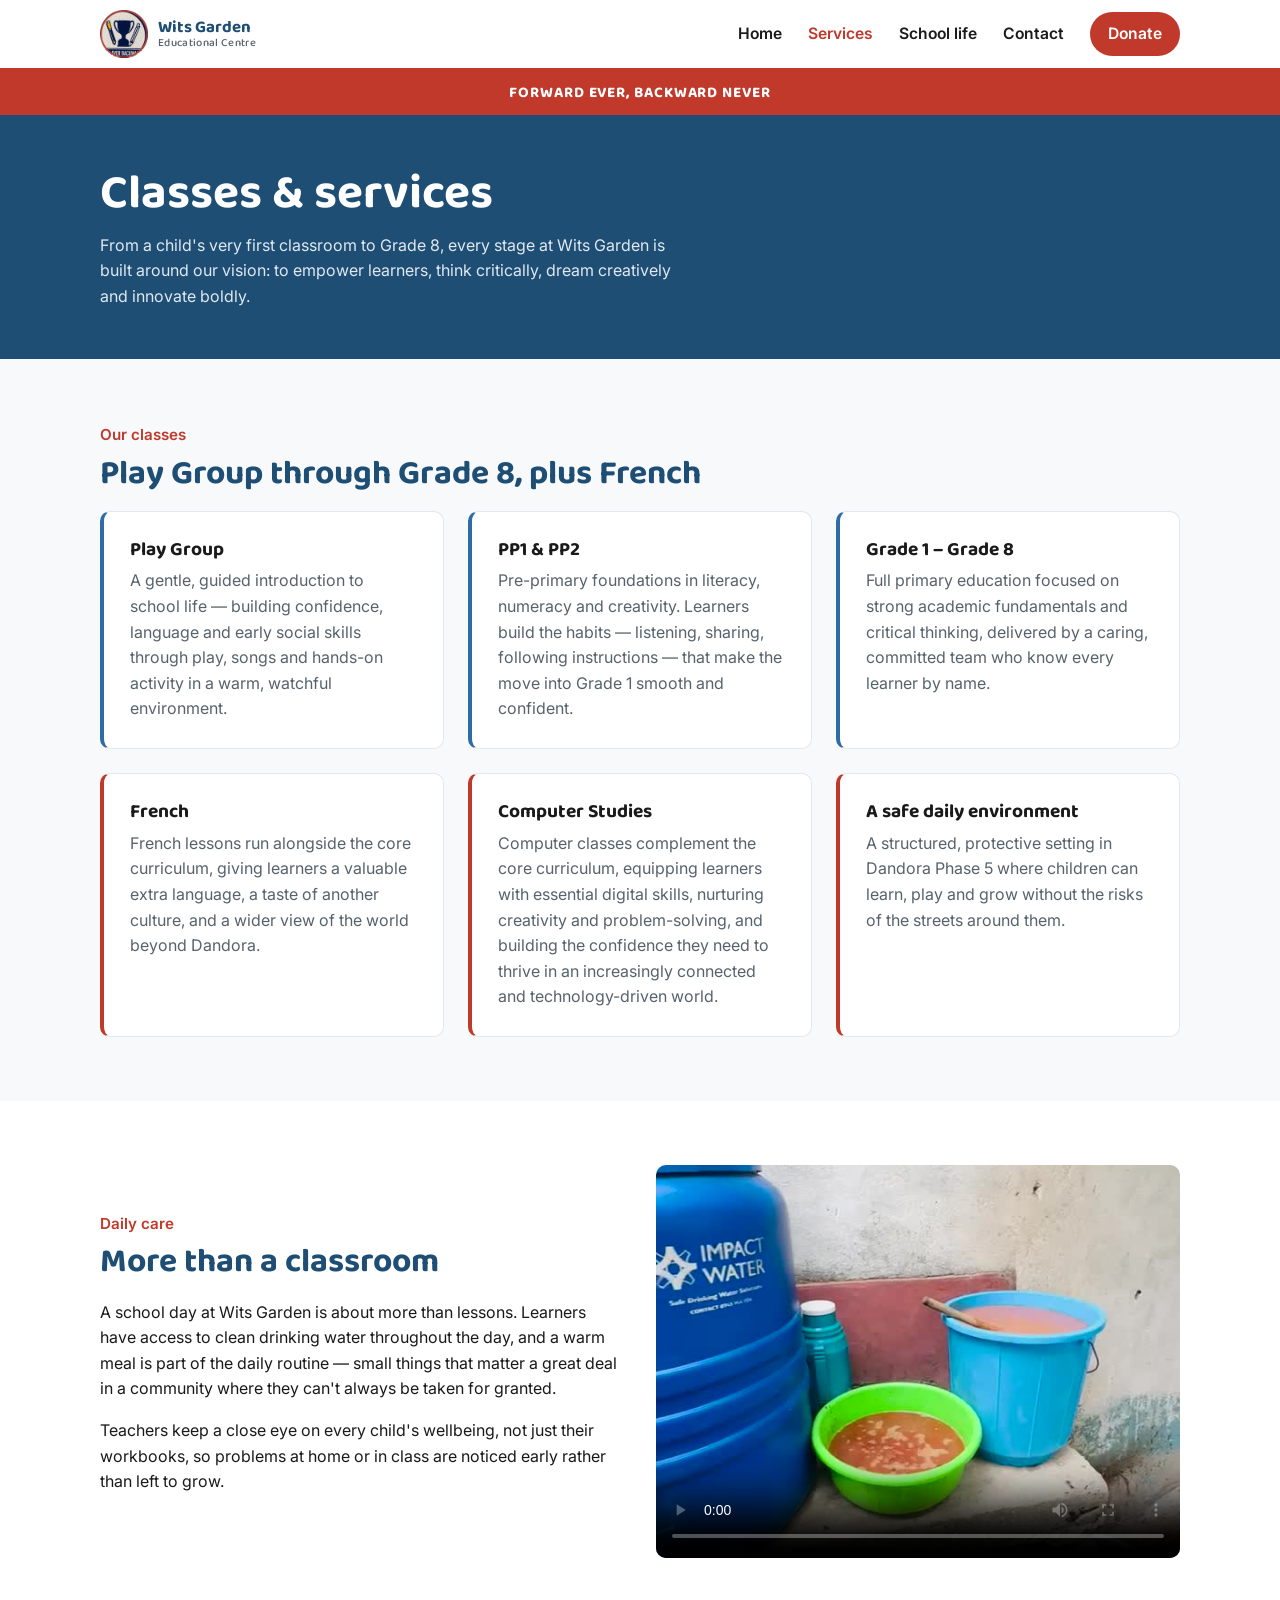
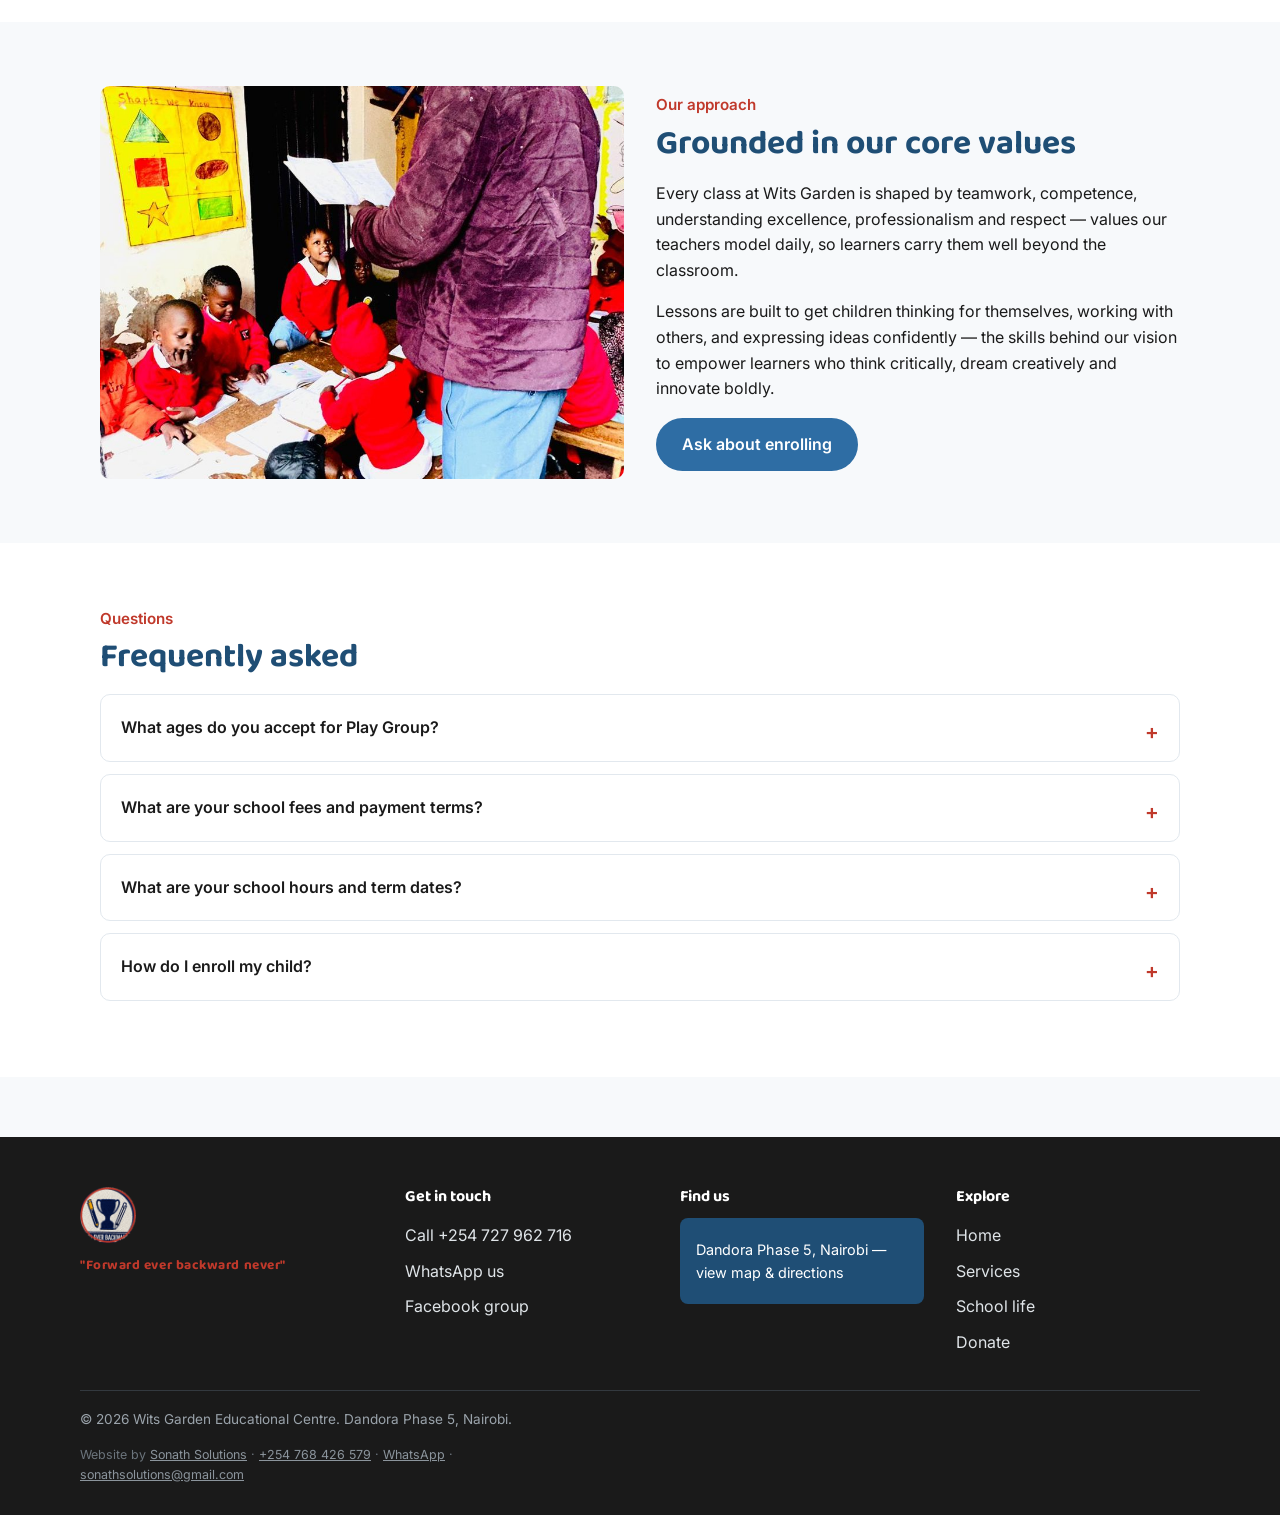
<file: services.html>
<!DOCTYPE html>
<html lang="en">
<head>
<meta charset="UTF-8">
<meta name="viewport" content="width=device-width, initial-scale=1.0">
<title>Services &amp; classes — Wits Garden Educational Centre</title>
<meta name="description" content="Classes at Wits Garden Educational Centre: Play Group, PP1, PP2, Grade 1–8 and French, taught around a values-based, child-safe daily routine in Dandora Phase 5, Nairobi.">
<link rel="canonical" href="https://www.witsgardenedu.co.ke/services.html">
<meta name="theme-color" content="#2e6da4">
<link rel="icon" href="favicon.ico" sizes="any">
<link rel="icon" type="image/png" sizes="32x32" href="favicon-32.png">
<link rel="icon" type="image/png" sizes="192x192" href="favicon-192.png">
<link rel="apple-touch-icon" href="favicon-180.png">
<meta property="og:type" content="website">
<meta property="og:title" content="Services &amp; classes — Wits Garden Educational Centre">
<meta property="og:description" content="Play Group, PP1, PP2, Grade 1–8 and French — taught around a values-based, child-safe daily routine.">
<meta property="og:image" content="https://www.witsgardenedu.co.ke/images/classroom-1.jpg">
<meta property="og:url" content="https://www.witsgardenedu.co.ke/services.html">
<link rel="preconnect" href="https://fonts.googleapis.com">
<link rel="preconnect" href="https://fonts.gstatic.com" crossorigin>
<link href="https://fonts.googleapis.com/css2?family=Baloo+2:wght@500;700&family=Inter:wght@400;500;600&display=swap" rel="stylesheet">
<link rel="stylesheet" href="style.css">
</head>
<body>
<a class="skip-link" href="#main">Skip to content</a>

<header class="site-header">
  <div class="container nav-wrap">
    <a href="index.html" class="brand">
      <img src="images/logo-badge.png" alt="Wits Garden Educational Centre crest" class="brand-logo">
      <span class="brand-name">Wits Garden<br><small>Educational Centre</small></span>
    </a>
    <button class="nav-toggle" id="navToggle" aria-expanded="false" aria-controls="siteNav" aria-label="Open menu">
      <span></span><span></span><span></span>
    </button>
    <nav class="site-nav" id="siteNav">
      <a href="index.html">Home</a>
      <a href="services.html" class="active">Services</a>
      <a href="school-life.html">School life</a>
      <a href="contact.html">Contact</a>
      <a href="donate.html" class="nav-cta">Donate</a>
    </nav>
  </div>
</header>

<div class="motto-strip">FORWARD EVER, BACKWARD NEVER</div>

<main id="main">

  <section class="page-header">
    <div class="container">
      <h1>Classes &amp; services</h1>
      <p>From a child's very first classroom to Grade 8, every stage at Wits Garden is built around our vision: to empower learners, think critically, dream creatively and innovate boldly.</p>
    </div>
  </section>

  <section>
    <div class="container">
      <p class="eyebrow">Our classes</p>
      <h2>Play Group through Grade 8, plus French</h2>
      <div class="grid-3">
        <div class="card">
          <h3>Play Group</h3>
          <p>A gentle, guided introduction to school life — building confidence, language and early social skills through play, songs and hands-on activity in a warm, watchful environment.</p>
        </div>
        <div class="card">
          <h3>PP1 &amp; PP2</h3>
          <p>Pre-primary foundations in literacy, numeracy and creativity. Learners build the habits — listening, sharing, following instructions — that make the move into Grade 1 smooth and confident.</p>
        </div>
        <div class="card">
          <h3>Grade 1 – Grade 8</h3>
          <p>Full primary education focused on strong academic fundamentals and critical thinking, delivered by a caring, committed team who know every learner by name.</p>
        </div>
        <div class="card card-alt">
          <h3>French</h3>
          <p>French lessons run alongside the core curriculum, giving learners a valuable extra language, a taste of another culture, and a wider view of the world beyond Dandora.</p>
        </div>
        <div class="card card-alt">
          <h3>Computer Studies</h3>
          <p>Computer classes complement the core curriculum, equipping learners with essential digital skills, nurturing creativity and problem-solving, and building the confidence they need to thrive in an increasingly connected and technology-driven world.</p>
        </div>
        <div class="card card-alt">
          <h3>A safe daily environment</h3>
          <p>A structured, protective setting in Dandora Phase 5 where children can learn, play and grow without the risks of the streets around them.</p>
        </div>
      </div>
    </div>
  </section>

  <section class="section-alt">
    <div class="container grid-2">
      <div>
        <p class="eyebrow">Daily care</p>
        <h2>More than a classroom</h2>
        <p>A school day at Wits Garden is about more than lessons. Learners have access to clean drinking water throughout the day, and a warm meal is part of the daily routine — small things that matter a great deal in a community where they can't always be taken for granted.</p>
        <p>Teachers keep a close eye on every child's wellbeing, not just their workbooks, so problems at home or in class are noticed early rather than left to grow.</p>
      </div>
      <div class="media-item">
        <video controls preload="metadata" poster="videos/video-1-poster.jpg">
          <source src="videos/video-1.mp4" type="video/mp4">
          Your browser does not support the video element.
        </video>
      </div>
    </div>
  </section>

  <section>
    <div class="container grid-2">
      <div class="media-item">
        <img src="images/classroom-6.jpg" alt="A teacher guiding learners at Wits Garden Educational Centre">
      </div>
      <div>
        <p class="eyebrow">Our approach</p>
        <h2>Grounded in our core values</h2>
        <p>Every class at Wits Garden is shaped by teamwork, competence, understanding excellence, professionalism and respect — values our teachers model daily, so learners carry them well beyond the classroom.</p>
        <p>Lessons are built to get children thinking for themselves, working with others, and expressing ideas confidently — the skills behind our vision to empower learners who think critically, dream creatively and innovate boldly.</p>
        <a href="contact.html" class="btn btn-sky">Ask about enrolling</a>
      </div>
    </div>
  </section>

  <section class="section-alt">
    <div class="container">
      <p class="eyebrow">Questions</p>
      <h2>Frequently asked</h2>
      <details class="faq-item">
        <summary>What ages do you accept for Play Group?</summary>
        <p>Play Group is our earliest class, designed for young learners just starting their school journey. Reach out to us directly and we'll confirm current age requirements and availability.</p>
      </details>
      <details class="faq-item">
        <summary>What are your school fees and payment terms?</summary>
        <p>Fees are kept as affordable as possible for families in Dandora. For the current fee structure and payment plans, please contact us directly by phone or WhatsApp — we're happy to talk it through.</p>
      </details>
      <details class="faq-item">
        <summary>What are your school hours and term dates?</summary>
        <p>For up-to-date school hours, term dates and admission timelines, contact us and our team will share the current schedule.</p>
      </details>
      <details class="faq-item">
        <summary>How do I enroll my child?</summary>
        <p>Call or WhatsApp us at +254 727 962 716, or visit us in person in Dandora Phase 5. We'll walk you through the classes available and what's needed to get started.</p>
      </details>
    </div>
  </section>

</main>

<footer class="site-footer">
  <div class="container footer-grid">
    <div class="footer-brand">
      <img src="images/logo-badge.png" alt="Wits Garden Educational Centre crest" class="footer-logo">
      <p class="motto">"Forward ever backward never"</p>
    </div>
    <div class="footer-links">
      <h3>Get in touch</h3>
      <a href="tel:+254727962716">Call +254 727 962 716</a>
      <a href="https://wa.me/254727962716" target="_blank" rel="noopener">WhatsApp us</a>
      <a href="https://www.facebook.com/groups/225257886135618/" target="_blank" rel="noopener">Facebook group</a>
    </div>
    <div class="footer-map">
      <h3>Find us</h3>
      <a href="contact.html" class="map-thumb">Dandora Phase 5, Nairobi — view map &amp; directions</a>
    </div>
    <div class="footer-nav">
      <h3>Explore</h3>
      <a href="index.html">Home</a>
      <a href="services.html">Services</a>
      <a href="school-life.html">School life</a>
      <a href="donate.html">Donate</a>
    </div>
  </div>
  <div class="container footer-bottom">
    <p>&copy; <span id="year"></span> Wits Garden Educational Centre. Dandora Phase 5, Nairobi.</p>
    <p class="footer-credit">Website by <a href="https://sonathsolutions.com" target="_blank" rel="noopener">Sonath Solutions</a> · <a href="tel:+254768426579">+254 768 426 579</a> · <a href="https://wa.me/254768426579" target="_blank" rel="noopener">WhatsApp</a> · <a href="mailto:sonathsolutions@gmail.com">sonathsolutions@gmail.com</a></p>
  </div>
</footer>

<script src="script.js"></script>
</body>
</html>
</file>
<file: style.css>
/* ============ Wits Garden Educational Centre — shared styles ============ */

:root{
  --red:#c0392b;
  --red-dark:#962c20;
  --sky:#2e6da4;
  --sky-dark:#1f4e75;
  --sky-light:#eaf2f8;
  --ink:#1a1a1a;
  --gray:#57626c;
  --paper:#ffffff;
  --bg:#f7f9fb;
  --radius:10px;
  --maxw:1120px;
}

*,*::before,*::after{ box-sizing:border-box; }

html{ scroll-behavior:smooth; }

body{
  margin:0;
  font-family:'Inter', Arial, sans-serif;
  color:var(--ink);
  background:var(--bg);
  line-height:1.6;
}

h1,h2,h3,h4{
  font-family:'Baloo 2', 'Inter', Arial, sans-serif;
  font-weight:700;
  line-height:1.2;
  margin:0 0 .5em;
  color:var(--sky-dark);
}

h1{ font-size:clamp(2rem,4.5vw,3rem); }
h2{ font-size:clamp(1.5rem,3vw,2.1rem); }
h3{ font-size:1.2rem; }

p{ margin:0 0 1em; max-width:66ch; }

a{ color:var(--sky-dark); text-decoration:none; }
a:hover{ text-decoration:underline; }

img{ max-width:100%; display:block; }

ul{ margin:0; padding:0; list-style:none; }

.container{
  max-width:var(--maxw);
  margin:0 auto;
  padding:0 20px;
}

section{ padding:64px 0; }

.section-alt{ background:var(--paper); }

.eyebrow{
  color:var(--red);
  font-weight:600;
  font-size:.95rem;
  margin:0 0 .4em;
}

/* ---------- Buttons ---------- */
.btn{
  display:inline-flex;
  align-items:center;
  gap:.5em;
  padding:12px 24px;
  border-radius:999px;
  font-weight:600;
  font-family:'Inter',Arial,sans-serif;
  border:2px solid transparent;
  cursor:pointer;
  text-decoration:none;
  font-size:1rem;
}
.btn:hover{ text-decoration:none; }
.btn-primary{ background:var(--red); color:#fff; }
.btn-primary:hover{ background:var(--red-dark); }
.btn-outline{ background:transparent; border-color:#fff; color:#fff; }
.btn-outline:hover{ background:rgba(255,255,255,.15); }
.btn-sky{ background:var(--sky); color:#fff; }
.btn-sky:hover{ background:var(--sky-dark); }

/* ---------- Header / Nav ---------- */
.site-header{
  position:sticky;
  top:0;
  z-index:50;
  background:#fff;
  border-bottom:3px solid var(--red);
}
.nav-wrap{
  display:flex;
  align-items:center;
  justify-content:space-between;
  padding:10px 20px;
}
.brand{
  display:flex;
  align-items:center;
  gap:10px;
  color:var(--ink);
}
.brand:hover{ text-decoration:none; }
.brand-logo{ height:48px; width:48px; object-fit:contain; }
.brand-name{
  font-family:'Baloo 2',sans-serif;
  font-weight:700;
  line-height:1.15;
  color:var(--sky-dark);
  font-size:1.05rem;
}
.brand-name small{
  display:block;
  font-weight:500;
  font-size:.7rem;
  color:var(--gray);
  letter-spacing:.03em;
}

.site-nav{
  display:flex;
  align-items:center;
  gap:26px;
}
.site-nav a{
  color:var(--ink);
  font-weight:600;
  font-size:.98rem;
}
.site-nav a.active{ color:var(--red); }
.site-nav a.nav-cta{
  background:var(--red);
  color:#fff;
  padding:9px 18px;
  border-radius:999px;
}
.site-nav a.nav-cta:hover{ background:var(--red-dark); text-decoration:none; }

.nav-toggle{
  display:none;
  flex-direction:column;
  gap:5px;
  background:none;
  border:none;
  cursor:pointer;
  padding:8px;
}
.nav-toggle span{
  width:26px;
  height:3px;
  background:var(--ink);
  border-radius:2px;
}

@media (max-width:860px){
  .nav-toggle{ display:flex; }
  .site-nav{
    position:absolute;
    top:100%;
    left:0;
    right:0;
    background:#fff;
    flex-direction:column;
    align-items:flex-start;
    gap:0;
    border-bottom:3px solid var(--red);
    max-height:0;
    overflow:hidden;
    transition:max-height .25s ease;
  }
  .site-nav.open{ max-height:340px; }
  .site-nav a{
    width:100%;
    padding:14px 20px;
    border-top:1px solid #eee;
  }
  .site-nav a.nav-cta{
    border-radius:0;
    text-align:center;
  }
}

/* ---------- Hero ---------- */
.hero{
  background:var(--sky);
  color:#fff;
  padding:70px 0;
  position:relative;
  overflow:hidden;
}
.hero .container{
  display:grid;
  grid-template-columns:1.1fr .9fr;
  gap:40px;
  align-items:center;
}
.hero-eyebrow{
  color:#fff;
  opacity:.85;
  font-weight:600;
  letter-spacing:.02em;
  margin-bottom:.6em;
}
.hero h1{ color:#fff; }
.hero p{ color:#eaf2f8; max-width:52ch; }
.hero-actions{
  display:flex;
  gap:14px;
  flex-wrap:wrap;
  margin-top:24px;
}
.hero-media{
  background:var(--sky-dark);
  border-radius:var(--radius);
  overflow:hidden;
  aspect-ratio:4/3;
  display:flex;
  align-items:center;
  justify-content:center;
}
.hero-media img{ width:100%; height:100%; object-fit:cover; }

.motto-strip{
  background:var(--red);
  color:#fff;
  text-align:center;
  padding:10px 0;
  font-family:'Baloo 2',sans-serif;
  font-weight:700;
  letter-spacing:.06em;
  font-size:.95rem;
}

@media (max-width:780px){
  .hero .container{ grid-template-columns:1fr; }
  .hero-media{ order:-1; }
}

/* ---------- Cards / grids ---------- */
.grid-3{
  display:grid;
  grid-template-columns:repeat(3,1fr);
  gap:24px;
}
.grid-2{
  display:grid;
  grid-template-columns:1fr 1fr;
  gap:32px;
  align-items:center;
}
@media (max-width:780px){
  .grid-3{ grid-template-columns:1fr; }
  .grid-2{ grid-template-columns:1fr; }
}

.card{
  background:#fff;
  border:1px solid #e2e8ee;
  border-left:4px solid var(--sky);
  border-radius:var(--radius);
  padding:26px;
}
.card h3{ color:var(--ink); margin-bottom:.4em; }
.card p{ color:var(--gray); margin:0; }

.card-alt{ border-left-color:var(--red); }

/* ---------- Media / gallery ---------- */
.media-item{
  border-radius:var(--radius);
  overflow:hidden;
  background:var(--sky-light);
  aspect-ratio:4/3;
  position:relative;
}
.media-item img{ width:100%; height:100%; object-fit:cover; }
.media-item video{ width:100%; height:100%; object-fit:cover; display:block; background:#000; }
.media-item.video::after{
  content:"";
  position:absolute;
  inset:0;
  margin:auto;
  width:56px;
  height:56px;
  border-radius:50%;
  background:rgba(26,26,26,.55);
  pointer-events:none;
}
.media-item.video::before{
  content:"";
  position:absolute;
  top:50%; left:50%;
  transform:translate(-40%,-50%);
  width:0; height:0;
  border-top:11px solid transparent;
  border-bottom:11px solid transparent;
  border-left:18px solid #fff;
  z-index:2;
  pointer-events:none;
}
.media-grid{
  display:grid;
  grid-template-columns:repeat(3,1fr);
  gap:18px;
}
@media (max-width:780px){
  .media-grid{ grid-template-columns:repeat(2,1fr); }
}
@media (max-width:480px){
  .media-grid{ grid-template-columns:1fr; }
}
.media-caption{
  font-size:.85rem;
  color:var(--gray);
  margin-top:6px;
}

/* ---------- Map ---------- */
.map-frame{
  border:0;
  width:100%;
  aspect-ratio:16/9;
  border-radius:var(--radius);
  filter:grayscale(.1);
}
.map-teaser{
  display:block;
  border-radius:var(--radius);
  overflow:hidden;
  border:1px solid #e2e8ee;
}
.map-teaser .map-frame{ pointer-events:none; aspect-ratio:16/7; }
.map-teaser-label{
  display:flex;
  justify-content:space-between;
  align-items:center;
  padding:14px 18px;
  background:#fff;
}

/* ---------- Forms ---------- */
form{ max-width:560px; }
.field{ margin-bottom:18px; }
.field label{
  display:block;
  font-weight:600;
  margin-bottom:6px;
  font-size:.95rem;
}
.field input,
.field textarea,
.field select{
  width:100%;
  padding:12px 14px;
  border:1px solid #cdd6de;
  border-radius:8px;
  font-family:inherit;
  font-size:1rem;
  background:#fff;
}
.field input:focus,
.field textarea:focus,
.field select:focus{
  outline:3px solid var(--sky-light);
  border-color:var(--sky);
}
.field-error{
  color:var(--red);
  font-size:.85rem;
  margin-top:5px;
  display:none;
}
.field.invalid .field-error{ display:block; }
.field.invalid input,
.field.invalid textarea,
.field.invalid select{ border-color:var(--red); }

.form-note{
  background:var(--sky-light);
  border-radius:var(--radius);
  padding:16px 18px;
  font-size:.92rem;
  color:var(--sky-dark);
  display:none;
}
.form-note.visible{ display:block; }

/* ---------- Ways to help ---------- */
.help-grid{
  display:grid;
  grid-template-columns:repeat(4,1fr);
  gap:18px;
}
@media (max-width:900px){ .help-grid{ grid-template-columns:repeat(2,1fr); } }
@media (max-width:480px){ .help-grid{ grid-template-columns:1fr; } }
.help-card{
  background:#fff;
  border:1px solid #e2e8ee;
  border-radius:var(--radius);
  padding:22px;
  text-align:left;
}
.help-card h3{ font-size:1.05rem; }
.help-card p{ color:var(--gray); font-size:.92rem; margin:0; }

/* ---------- Footer ---------- */
.site-footer{
  background:var(--ink);
  color:#dfe4e8;
  margin-top:60px;
}
.footer-grid{
  display:grid;
  grid-template-columns:1.2fr 1fr 1fr 1fr;
  gap:32px;
  padding:50px 0 30px;
}
@media (max-width:860px){
  .footer-grid{ grid-template-columns:1fr 1fr; }
}
@media (max-width:520px){
  .footer-grid{ grid-template-columns:1fr; }
}
.footer-grid h3{
  color:#fff;
  font-size:1rem;
  margin-bottom:12px;
}
.footer-logo{ height:56px; width:56px; object-fit:contain; margin-bottom:12px; }
.footer-brand .motto{
  color:var(--red);
  font-family:'Baloo 2',sans-serif;
  font-weight:700;
  font-size:.85rem;
  letter-spacing:.04em;
}
.footer-links a,
.footer-nav a{
  display:block;
  color:#dfe4e8;
  padding:5px 0;
}
.footer-links a:hover,
.footer-nav a:hover,
.footer-map a:hover{ color:#fff; }
.footer-map .map-thumb{
  display:block;
  background:var(--sky-dark);
  color:#fff;
  border-radius:8px;
  padding:20px 16px;
  font-size:.9rem;
}
.footer-bottom{
  border-top:1px solid #33393f;
  padding:18px 0;
  font-size:.85rem;
  color:#9aa3ab;
}

/* ---------- Page header (non-home pages) ---------- */
.page-header{
  background:var(--sky-dark);
  color:#fff;
  padding:50px 0;
}
.page-header h1{ color:#fff; margin-bottom:.2em; }
.page-header p{ color:#dfe9f2; margin:0; max-width:60ch; }

.skip-link{
  position:absolute;
  left:-999px;
  top:auto;
  background:var(--red);
  color:#fff;
  padding:10px 16px;
  z-index:100;
}
.skip-link:focus{ left:10px; top:10px; }

/* ---------- Hero with real photo background ---------- */
.hero{
  background-size:cover;
  background-position:center;
  position:relative;
}
.hero::before{
  content:"";
  position:absolute;
  inset:0;
  background:linear-gradient(100deg, rgba(31,78,117,.94) 0%, rgba(31,78,117,.86) 45%, rgba(31,78,117,.55) 100%);
}
.hero .container{ position:relative; z-index:1; }

/* ---------- Stat strip ---------- */
.stat-strip{
  background:#fff;
  border-top:1px solid #e2e8ee;
  border-bottom:1px solid #e2e8ee;
}
.stat-strip .container{
  display:flex;
  flex-wrap:wrap;
  gap:20px;
  padding:22px 20px;
  justify-content:space-between;
}
.stat{
  flex:1 1 200px;
  text-align:center;
}
.stat strong{
  display:block;
  font-family:'Baloo 2',sans-serif;
  color:var(--red);
  font-size:1.4rem;
}
.stat span{
  font-size:.85rem;
  color:var(--gray);
}

/* ---------- Value chips ---------- */
.value-chips{
  display:flex;
  flex-wrap:wrap;
  gap:10px;
  margin:18px 0 0;
}
.value-chip{
  background:var(--sky-light);
  color:var(--sky-dark);
  border:1px solid #cfe0ee;
  border-radius:999px;
  padding:8px 16px;
  font-weight:600;
  font-size:.9rem;
}

/* ---------- Gallery figures with captions ---------- */
.media-item + figcaption,
figure.media-item figcaption{
  font-size:.85rem;
  color:var(--gray);
  margin-top:6px;
}
figure{ margin:0; }
.media-item button.zoom-btn{
  position:absolute;
  inset:0;
  width:100%;
  height:100%;
  padding:0;
  border:0;
  background:transparent;
  cursor:zoom-in;
}

/* ---------- Video cards ---------- */
.video-card{
  background:#fff;
  border:1px solid #e2e8ee;
  border-radius:var(--radius);
  overflow:hidden;
}
.video-card video{
  width:100%;
  display:block;
  background:#000;
  aspect-ratio:4/5;
  object-fit:cover;
}
.video-card .video-caption{
  padding:12px 14px;
  font-size:.88rem;
  color:var(--gray);
}
.video-grid{
  display:grid;
  grid-template-columns:repeat(4,1fr);
  gap:18px;
}
@media (max-width:900px){ .video-grid{ grid-template-columns:repeat(2,1fr); } }
@media (max-width:480px){ .video-grid{ grid-template-columns:1fr; } }

/* ---------- Lightbox ---------- */
.lightbox{
  position:fixed;
  inset:0;
  background:rgba(10,12,14,.92);
  display:none;
  align-items:center;
  justify-content:center;
  z-index:200;
  padding:30px;
}
.lightbox.open{ display:flex; }
.lightbox img{
  max-width:100%;
  max-height:85vh;
  border-radius:6px;
}
.lightbox-close{
  position:absolute;
  top:18px;
  right:22px;
  background:none;
  border:none;
  color:#fff;
  font-size:2rem;
  line-height:1;
  cursor:pointer;
}

/* ---------- FAQ (native details/summary) ---------- */
.faq-item{
  background:#fff;
  border:1px solid #e2e8ee;
  border-radius:var(--radius);
  padding:6px 20px;
  margin-bottom:12px;
}
.faq-item summary{
  cursor:pointer;
  font-weight:600;
  padding:14px 0;
  list-style:none;
}
.faq-item summary::-webkit-details-marker{ display:none; }
.faq-item summary::after{
  content:"+";
  float:right;
  color:var(--red);
  font-size:1.3rem;
}
.faq-item[open] summary::after{ content:"\2212"; }
.faq-item p{ color:var(--gray); margin:0 0 16px; max-width:none; }

/* ---------- Use of funds ---------- */
.fund-list{
  display:grid;
  grid-template-columns:repeat(2,1fr);
  gap:16px;
}
@media (max-width:600px){ .fund-list{ grid-template-columns:1fr; } }
.fund-item{
  display:flex;
  gap:14px;
  background:#fff;
  border:1px solid #e2e8ee;
  border-radius:var(--radius);
  padding:18px;
}
.fund-item .fund-icon{
  width:38px;
  height:38px;
  flex:none;
  border-radius:50%;
  background:var(--sky-light);
  color:var(--sky-dark);
  display:flex;
  align-items:center;
  justify-content:center;
  font-weight:700;
}
.fund-item h3{ font-size:1rem; margin-bottom:.25em; }
.fund-item p{ margin:0; color:var(--gray); font-size:.92rem; }

/* ---------- Footer credit line ---------- */
.footer-credit{
  font-size:.78rem;
  color:#6b747c;
  margin-top:6px;
}
.footer-credit a{
  color:#8b949c;
  text-decoration:underline;
}
.footer-credit a:hover{ color:#fff; }
</file>
